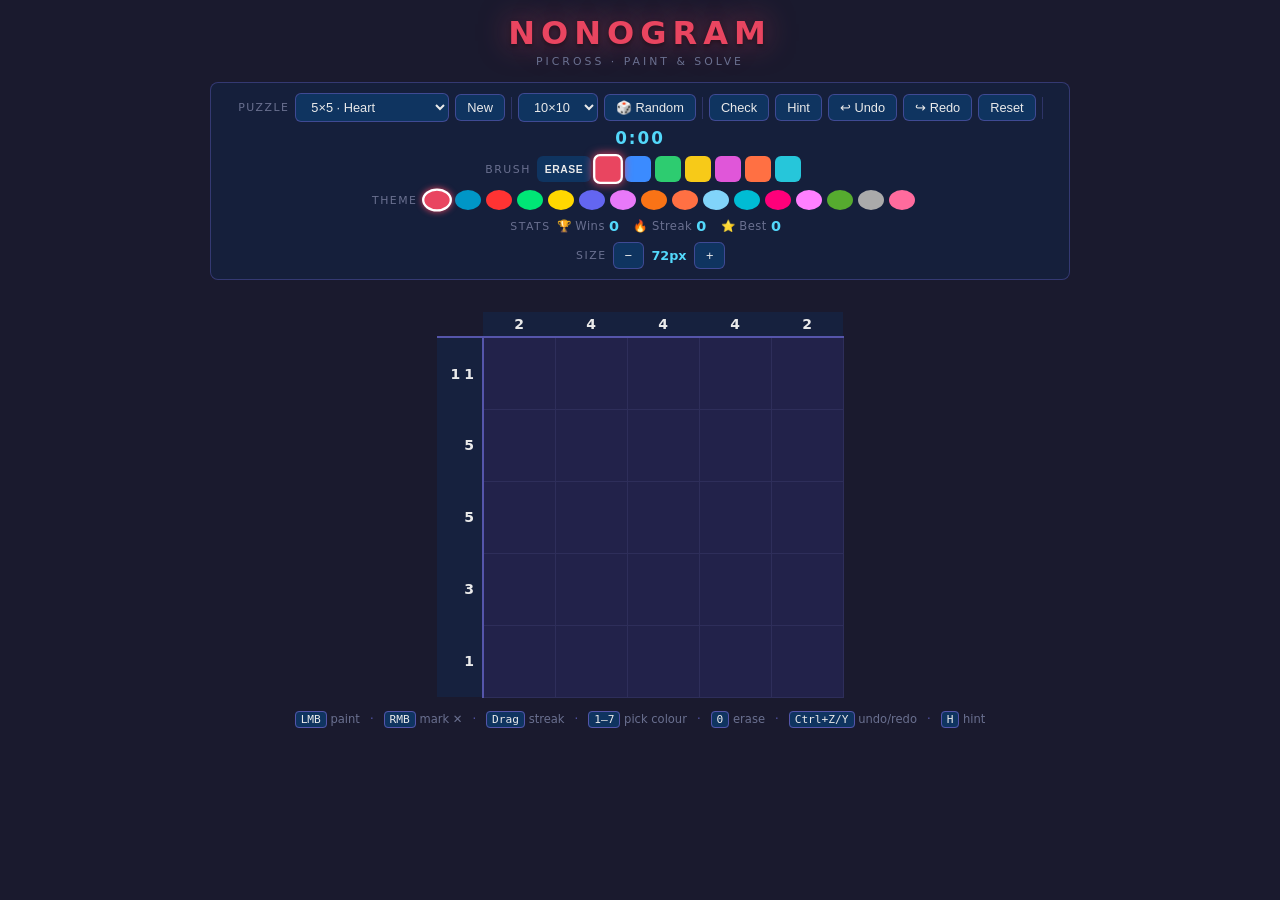
<file: nonogram/index.html>
<!DOCTYPE html>
<html lang="en">
<head>
<meta charset="UTF-8">
<meta name="viewport" content="width=device-width, initial-scale=1.0">
<title>Nonogram</title>
<style>
/* ══════════════════════════════════════
   BASE THEME TOKENS
══════════════════════════════════════ */
:root {
  --bg:#1a1a2e;        --bg2:#13132a;
  --surface:#16213e;   --surface2:#0f3460;
  --accent:#e94560;    --accent2:#53d8fb;
  --text:#eaeaea;      --text-dim:#6a7090;
  --cell:#22224a;      --cell-hover:#2e2e5a;
  --cell-x:#53d8fb;
  --grid:#2e2e5a;      --grid-bold:#5555aa;
  --done-fg:#3ddc84;   --done-bg:#0d2218;
  --clue-hi:#1e2a5a;
  --win-border:#3ddc84;--win-glow:rgba(61,220,132,.3);
  --shadow:rgba(0,0,0,.5);
  --radius:8px;
}
/* ── Dark (default) ── */
[data-theme="dark"] {
  --bg:#1a1a2e; --bg2:#13132a; --surface:#16213e; --surface2:#0f3460;
  --accent:#e94560; --accent2:#53d8fb;
  --text:#eaeaea; --text-dim:#6a7090;
  --cell:#22224a; --cell-hover:#2e2e5a; --cell-x:#53d8fb;
  --grid:#2e2e5a; --grid-bold:#5555aa;
  --done-fg:#3ddc84; --done-bg:#0d2218; --clue-hi:#1e2a5a;
}
/* ── Blue-Black ── */
[data-theme="blueblack"] {
  --bg:#000814; --bg2:#000510; --surface:#001d3d; --surface2:#003566;
  --accent:#0096c7; --accent2:#90e0ef;
  --text:#caf0f8; --text-dim:#3a7a99;
  --cell:#001830; --cell-hover:#002850; --cell-x:#ffd166;
  --grid:#003060; --grid-bold:#0077b6;
  --done-fg:#06d6a0; --done-bg:#001a10; --clue-hi:#002050;
  --win-border:#0096c7; --win-glow:rgba(0,150,199,.35);
}
/* ── Red-Black ── */
[data-theme="redblack"] {
  --bg:#0d0000; --bg2:#080000; --surface:#200000; --surface2:#350000;
  --accent:#ff3333; --accent2:#ff9900;
  --text:#ffe0e0; --text-dim:#884444;
  --cell:#1c0000; --cell-hover:#2e0000; --cell-x:#ff9900;
  --grid:#440000; --grid-bold:#880000;
  --done-fg:#ff9900; --done-bg:#1a0d00; --clue-hi:#2a0000;
  --win-border:#ff3333; --win-glow:rgba(255,51,51,.35);
}
/* ── Green-Black ── */
[data-theme="greenblack"] {
  --bg:#000d00; --bg2:#000800; --surface:#001a00; --surface2:#002a00;
  --accent:#00e676; --accent2:#69ff47;
  --text:#ccffcc; --text-dim:#336633;
  --cell:#001500; --cell-hover:#002200; --cell-x:#ffeb3b;
  --grid:#003300; --grid-bold:#006600;
  --done-fg:#69ff47; --done-bg:#001a00; --clue-hi:#002800;
  --win-border:#00e676; --win-glow:rgba(0,230,118,.35);
}
/* ── Retro ── */
[data-theme="retro"] {
  --bg:#0c0c0c; --bg2:#080808; --surface:#181400; --surface2:#262000;
  --accent:#ffd700; --accent2:#ff8c00;
  --text:#ffe880; --text-dim:#806030;
  --cell:#181400; --cell-hover:#282000; --cell-x:#ff8c00;
  --grid:#383000; --grid-bold:#706000;
  --done-fg:#aaff00; --done-bg:#0a1200; --clue-hi:#242000;
  --win-border:#ffd700; --win-glow:rgba(255,215,0,.35);
}
/* ── Modern ── */
[data-theme="modern"] {
  --bg:#f1f5f9; --bg2:#e8eef5; --surface:#ffffff; --surface2:#e2e8f0;
  --accent:#6366f1; --accent2:#0ea5e9;
  --text:#1e293b; --text-dim:#94a3b8;
  --cell:#dde3ec; --cell-hover:#c8d2e0; --cell-x:#0ea5e9;
  --grid:#b0bec5; --grid-bold:#78909c;
  --done-fg:#059669; --done-bg:#ecfdf5; --clue-hi:#ede9fe;
  --win-border:#6366f1; --win-glow:rgba(99,102,241,.2);
}
/* ── Spring ── */
[data-theme="spring"] {
  --bg:#fdf4ff; --bg2:#f9ebff; --surface:#fce7f3; --surface2:#fbcfe8;
  --accent:#e879f9; --accent2:#a78bfa;
  --text:#4a1d6e; --text-dim:#c084fc;
  --cell:#f3e8ff; --cell-hover:#e9d5ff; --cell-x:#34d399;
  --grid:#d8b4fe; --grid-bold:#a855f7;
  --done-fg:#10b981; --done-bg:#ecfdf5; --clue-hi:#fae8ff;
  --win-border:#e879f9; --win-glow:rgba(232,121,249,.25);
}
/* ── Summer ── */
[data-theme="summer"] {
  --bg:#fffbf0; --bg2:#fff7e6; --surface:#fff3cc; --surface2:#ffe8a0;
  --accent:#f97316; --accent2:#ef4444;
  --text:#7c2d12; --text-dim:#c2700a;
  --cell:#fde68a; --cell-hover:#fcd34d; --cell-x:#0891b2;
  --grid:#fbbf24; --grid-bold:#d97706;
  --done-fg:#16a34a; --done-bg:#f0fdf4; --clue-hi:#fef3c7;
  --win-border:#f97316; --win-glow:rgba(249,115,22,.25);
}
/* ── Autumn ── */
[data-theme="autumn"] {
  --bg:#1c0800; --bg2:#150600; --surface:#2e1000; --surface2:#401800;
  --accent:#ff7043; --accent2:#ffca28;
  --text:#ffe0cc; --text-dim:#994422;
  --cell:#2a1000; --cell-hover:#3d1800; --cell-x:#ffca28;
  --grid:#5a2800; --grid-bold:#8a4000;
  --done-fg:#8bc34a; --done-bg:#0a1500; --clue-hi:#3d1500;
  --win-border:#ffca28; --win-glow:rgba(255,202,40,.3);
}
/* ── Winter ── */
[data-theme="winter"] {
  --bg:#0a1628; --bg2:#060e1c; --surface:#0d2040; --surface2:#10304a;
  --accent:#81d4fa; --accent2:#e1f5fe;
  --text:#e1f5fe; --text-dim:#4a7a99;
  --cell:#0d2040; --cell-hover:#153060; --cell-x:#f48fb1;
  --grid:#1a4070; --grid-bold:#2060b0;
  --done-fg:#4dd0e1; --done-bg:#002233; --clue-hi:#152a55;
  --win-border:#81d4fa; --win-glow:rgba(129,212,250,.3);
}
/* ── Ocean ── */
[data-theme="ocean"] {
  --bg:#001824; --bg2:#000e18; --surface:#002838; --surface2:#003d55;
  --accent:#00bcd4; --accent2:#80deea;
  --text:#b2ebf2; --text-dim:#2a7a8a;
  --cell:#002030; --cell-hover:#003348; --cell-x:#ff8a65;
  --grid:#004060; --grid-bold:#006080;
  --done-fg:#00e676; --done-bg:#001a12; --clue-hi:#003050;
  --win-border:#00bcd4; --win-glow:rgba(0,188,212,.3);
}
/* ── Neon ── */
[data-theme="neon"] {
  --bg:#060608; --bg2:#030305; --surface:#0d0d12; --surface2:#141420;
  --accent:#ff007a; --accent2:#00ffe5;
  --text:#f0f0ff; --text-dim:#444466;
  --cell:#0e0e18; --cell-hover:#181828; --cell-x:#00ffe5;
  --grid:#1a1a2a; --grid-bold:#2a2a44;
  --done-fg:#00ff88; --done-bg:#001a0d; --clue-hi:#14142a;
  --win-border:#ff007a; --win-glow:rgba(255,0,122,.4);
}
/* ── Candy ── */
[data-theme="candy"] {
  --bg:#2d0050; --bg2:#200040; --surface:#400070; --surface2:#550090;
  --accent:#ff80ff; --accent2:#ffee58;
  --text:#ffe6ff; --text-dim:#bb44cc;
  --cell:#380060; --cell-hover:#4a0080; --cell-x:#ffee58;
  --grid:#6600aa; --grid-bold:#aa00ee;
  --done-fg:#69ff47; --done-bg:#001400; --clue-hi:#500090;
  --win-border:#ff80ff; --win-glow:rgba(255,128,255,.3);
}
/* ── Forest ── */
[data-theme="forest"] {
  --bg:#081208; --bg2:#040c04; --surface:#102010; --surface2:#183020;
  --accent:#56ab2f; --accent2:#a8e063;
  --text:#c8f0c8; --text-dim:#406040;
  --cell:#0e1e0e; --cell-hover:#183018; --cell-x:#ffd54f;
  --grid:#204020; --grid-bold:#366030;
  --done-fg:#b0ff60; --done-bg:#091500; --clue-hi:#183018;
  --win-border:#56ab2f; --win-glow:rgba(86,171,47,.3);
}
/* ── Grayscale ── */
[data-theme="gray"] {
  --bg:#111; --bg2:#0a0a0a; --surface:#1c1c1c; --surface2:#282828;
  --accent:#d0d0d0; --accent2:#888;
  --text:#f0f0f0; --text-dim:#555;
  --cell:#1e1e1e; --cell-hover:#2e2e2e; --cell-x:#aaa;
  --grid:#303030; --grid-bold:#555;
  --done-fg:#fff; --done-bg:#1a1a1a; --clue-hi:#252525;
  --win-border:#aaa; --win-glow:rgba(200,200,200,.2);
}
/* ── Sunset ── */
[data-theme="sunset"] {
  --bg:#1a0010; --bg2:#120008; --surface:#2d0020; --surface2:#440033;
  --accent:#ff6b9d; --accent2:#ffa842;
  --text:#ffe0f0; --text-dim:#884466;
  --cell:#260018; --cell-hover:#380028; --cell-x:#ffa842;
  --grid:#550038; --grid-bold:#880055;
  --done-fg:#ffcc00; --done-bg:#1a1000; --clue-hi:#3a0028;
  --win-border:#ff6b9d; --win-glow:rgba(255,107,157,.3);
}

/* ══════════════════════════════════════
   LAYOUT
══════════════════════════════════════ */
*, *::before, *::after { box-sizing: border-box; margin: 0; padding: 0; }

body {
  background: var(--bg);
  color: var(--text);
  font-family: 'Segoe UI', system-ui, sans-serif;
  min-height: 100vh;
  display: flex;
  flex-direction: column;
  align-items: center;
  padding: 14px 10px 24px;
  user-select: none;
  transition: background .3s, color .3s;
}

/* ── Header ── */
.header { text-align: center; margin-bottom: 14px; }
h1 {
  font-size: 2rem; font-weight: 900; letter-spacing: 6px;
  color: var(--accent); text-transform: uppercase;
  text-shadow: 0 0 30px color-mix(in srgb, var(--accent) 55%, transparent),
               0 2px 4px rgba(0,0,0,.5);
  transition: color .3s, text-shadow .3s;
}
.subtitle { font-size: .68rem; letter-spacing: 3px; color: var(--text-dim); margin-top: 3px; }

/* ── Panel card ── */
.panel {
  background: color-mix(in srgb, var(--surface) 90%, transparent);
  border: 1px solid color-mix(in srgb, var(--grid-bold) 50%, transparent);
  border-radius: var(--radius);
  padding: 10px 14px;
  display: flex; flex-direction: column; gap: 8px;
  width: 100%; max-width: 860px;
  margin-bottom: 10px;
  backdrop-filter: blur(4px);
}
.row { display: flex; gap: 6px; align-items: center; flex-wrap: wrap; justify-content: center; }
.sep { width: 1px; height: 22px; background: var(--grid-bold); opacity: .4; flex-shrink: 0; }
.lbl {
  font-size: .68rem; letter-spacing: 1.5px; text-transform: uppercase;
  color: var(--text-dim); min-width: 52px; text-align: right; flex-shrink: 0;
}

/* ── Buttons & select ── */
select, button {
  background: var(--surface2);
  color: var(--text);
  border: 1px solid color-mix(in srgb, var(--grid-bold) 70%, transparent);
  border-radius: 6px;
  padding: 5px 11px;
  font-size: .8rem;
  cursor: pointer;
  transition: background .15s, border-color .15s, box-shadow .15s, color .15s;
  outline: none;
  white-space: nowrap;
}
select:hover, button:hover {
  background: var(--accent);
  border-color: var(--accent);
  color: #fff;
  box-shadow: 0 0 12px color-mix(in srgb, var(--accent) 45%, transparent);
}
select option { background: var(--surface); color: var(--text); }
button.danger:hover { background: #c0392b; border-color: #c0392b; box-shadow: 0 0 10px rgba(192,57,43,.4); }

/* ── Timer ── */
.timer {
  font-size: 1.05rem; font-weight: 700; letter-spacing: 2px;
  color: var(--accent2); min-width: 54px; text-align: center;
  font-variant-numeric: tabular-nums;
  transition: color .3s;
}

/* ── Theme swatches ── */
.swatches { display: flex; gap: 5px; flex-wrap: wrap; }
.swatch {
  width: 20px; height: 20px; border-radius: 50%;
  border: 2px solid transparent;
  cursor: pointer;
  transition: transform .15s, border-color .15s, box-shadow .15s;
  flex-shrink: 0;
}
.swatch:hover { transform: scale(1.25); }
.swatch.active {
  border-color: var(--text);
  box-shadow: 0 0 6px var(--accent);
  transform: scale(1.15);
}

/* ── Brush palette ── */
.brushes { display: flex; gap: 4px; align-items: center; }
.brush-btn {
  width: 26px; height: 26px;
  border-radius: 6px;
  border: 2px solid transparent;
  cursor: pointer;
  transition: transform .15s, border-color .15s, box-shadow .15s;
  flex-shrink: 0;
  padding: 0;
  background: var(--b-color, #888);
}
.brush-btn:hover { transform: scale(1.2); background: var(--b-color, #888) !important; }
.brush-btn.active {
  border-color: #fff !important;
  box-shadow: 0 0 8px var(--b-color, #888);
  transform: scale(1.15);
}
/* erase brush */
.brush-erase {
  font-size: .65rem; font-weight: 700; letter-spacing: .5px;
  padding: 0 6px; height: 26px; width: auto;
}

/* ── Zoom ── */
.zoom-val {
  min-width: 38px; text-align: center; font-size: .8rem;
  color: var(--accent2); font-weight: 600;
}

/* ── Status bar ── */
.statusbar {
  font-size: .78rem; color: var(--text-dim);
  min-height: 18px; text-align: center; letter-spacing: .5px;
}
.ok  { color: var(--done-fg); }
.err { color: var(--accent); }

/* ══════════════════════════════════════
   GRID
══════════════════════════════════════ */
.game-wrapper { overflow: auto; max-width: 100%; padding: 4px; }
.game-outer   { display: inline-flex; flex-direction: column; }

table { border-collapse: collapse; }
td    { padding: 0; }

.corner { background: var(--bg); }

/* Clues */
.col-clue, .row-clue {
  background: var(--surface);
  font-weight: 700; line-height: 1.15;
  transition: background .15s, color .15s;
}
.col-clue {
  text-align: center; vertical-align: bottom; padding: 4px 2px;
}
.col-clue .nums { display: flex; flex-direction: column; align-items: center; gap: 2px; }
.row-clue {
  text-align: right; vertical-align: middle;
  padding: 2px 8px 2px 14px; white-space: nowrap;
  border-right: 2px solid var(--grid-bold);
}
.row-clue .nums { display: flex; flex-direction: row; align-items: center; gap: 4px; justify-content: flex-end; }
.col-clue.done, .row-clue.done { color: var(--done-fg); background: var(--done-bg); }
.col-clue.hi,   .row-clue.hi   { background: var(--clue-hi); }

/* Cells */
.cell {
  background: var(--cell);
  border: 1px solid var(--grid);
  cursor: crosshair;
  position: relative;
  transition: background .04s;
}
.cell:hover { filter: brightness(1.4); }
.cell.hrow, .cell.hcol { background: var(--cell-hover); }

/* filled colours */
.cell.c1  { background: #e94560; }
.cell.c2  { background: #3b8bff; }
.cell.c3  { background: #2dcc70; }
.cell.c4  { background: #f7ca18; }
.cell.c5  { background: #e056d9; }
.cell.c6  { background: #ff7043; }
.cell.c7  { background: #26c6da; }

/* hover on filled */
.cell.c1.hrow,.cell.c1.hcol { background:#ff6b84; }
.cell.c2.hrow,.cell.c2.hcol { background:#5fa8ff; }
.cell.c3.hrow,.cell.c3.hcol { background:#55e090; }
.cell.c4.hrow,.cell.c4.hcol { background:#ffd740; }
.cell.c5.hrow,.cell.c5.hcol { background:#f080ee; }
.cell.c6.hrow,.cell.c6.hcol { background:#ff9270; }
.cell.c7.hrow,.cell.c7.hcol { background:#4dd8e8; }

/* neon glow variant */
[data-theme="neon"] .cell.c1  { box-shadow: 0 0 6px #e94560; }
[data-theme="neon"] .cell.c2  { box-shadow: 0 0 6px #3b8bff; }
[data-theme="neon"] .cell.c3  { box-shadow: 0 0 6px #2dcc70; }
[data-theme="neon"] .cell.c4  { box-shadow: 0 0 6px #f7ca18; }

/* X mark */
.cell.marked::after {
  content: '✕';
  position: absolute; inset: 0;
  display: flex; align-items: center; justify-content: center;
  color: var(--cell-x); font-weight: 900; pointer-events: none;
}

/* bold dividers */
.bold-r { border-right:  2px solid var(--grid-bold) !important; }
.bold-b { border-bottom: 2px solid var(--grid-bold) !important; }

/* ══════════════════════════════════════
   WIN OVERLAY
══════════════════════════════════════ */
.win-overlay {
  display: none; position: fixed; inset: 0;
  background: rgba(0,0,0,.82);
  align-items: center; justify-content: center;
  z-index: 200;
}
.win-overlay.show { display: flex; }
.win-box {
  background: var(--surface);
  border: 2px solid var(--win-border);
  border-radius: 16px;
  padding: 36px 52px;
  text-align: center;
  box-shadow: 0 0 60px var(--win-glow), 0 0 0 8px color-mix(in srgb, var(--win-border) 10%, transparent);
  animation: pop .28s cubic-bezier(.34,1.56,.64,1) both;
}
@keyframes pop { from { transform:scale(.65); opacity:0; } to { transform:scale(1); opacity:1; } }
.win-box h2 { font-size: 2.2rem; color: var(--done-fg); margin-bottom: 8px; }
.win-box p  { color: var(--text-dim); margin-bottom: 12px; }
.win-time   { font-size: 1.5rem; color: var(--accent2); font-weight: 700; }
.win-btns   { display: flex; gap: 10px; justify-content: center; margin-top: 18px; }

.win-stats {
  display: flex; gap: 20px; justify-content: center;
  margin: 14px 0 4px;
}
.win-stat {
  display: flex; flex-direction: column; align-items: center; gap: 2px;
}
.win-stat-val {
  font-size: 1.8rem; font-weight: 900; color: var(--accent);
  line-height: 1;
}
.win-stat-val.streak-fire { color: var(--done-fg); }
.win-stat-lbl {
  font-size: .62rem; letter-spacing: 2px; text-transform: uppercase;
  color: var(--text-dim);
}

/* stats badge in header */
.stats-badge {
  display: flex; gap: 14px; align-items: center; justify-content: center;
  font-size: .72rem; color: var(--text-dim); letter-spacing: .5px;
}
.stats-badge span { display: flex; gap: 4px; align-items: center; }
.stats-badge strong { color: var(--accent2); font-size: .9rem; }

/* ── Info bar ── */
.info-bar {
  display: flex; gap: 10px; flex-wrap: wrap; justify-content: center;
  font-size: .72rem; color: var(--text-dim); margin-top: 10px;
}
.info-bar kbd {
  background: var(--surface2);
  border: 1px solid var(--grid-bold);
  border-radius: 4px; padding: 1px 5px;
  font-size: .7rem; color: var(--text);
}
.dot { color: var(--grid-bold); }

/* ── Retro font ── */
[data-theme="retro"] h1,
[data-theme="retro"] .timer,
[data-theme="retro"] select,
[data-theme="retro"] button { font-family: 'Courier New', monospace; }
/* ── Neon title glow ── */
[data-theme="neon"] h1 {
  text-shadow: 0 0 8px var(--accent), 0 0 30px var(--accent), 0 0 70px var(--accent);
}
</style>
</head>
<body data-theme="dark">

<!-- ── Header ── -->
<div class="header">
  <h1 id="gameTitle">NONOGRAM</h1>
  <div class="subtitle">PICROSS · PAINT &amp; SOLVE</div>
</div>

<!-- ── Controls panel ── -->
<div class="panel">

  <!-- Row 1: puzzle -->
  <div class="row">
    <span class="lbl">Puzzle</span>
    <select id="puzzleSelect"></select>
    <button id="btnNew">New</button>
    <div class="sep"></div>
    <select id="randomSize">
      <option value="5">5×5</option>
      <option value="8">8×8</option>
      <option value="10" selected>10×10</option>
      <option value="15">15×15</option>
      <option value="20">20×20</option>
    </select>
    <button id="btnRandom">🎲 Random</button>
    <div class="sep"></div>
    <button id="btnCheck">Check</button>
    <button id="btnHint">Hint</button>
    <button id="btnUndo">↩ Undo</button>
    <button id="btnRedo">↪ Redo</button>
    <button id="btnReset" class="danger">Reset</button>
    <div class="sep"></div>
    <span class="timer" id="timer">0:00</span>
  </div>

  <!-- Row 2: brush colours -->
  <div class="row">
    <span class="lbl">Brush</span>
    <div class="brushes" id="brushPalette"></div>
  </div>

  <!-- Row 3: themes -->
  <div class="row">
    <span class="lbl">Theme</span>
    <div class="swatches" id="swatches"></div>
  </div>

  <!-- Row 4: stats -->
  <div class="row">
    <span class="lbl">Stats</span>
    <div class="stats-badge" id="statsBadge">
      <span>🏆 Wins <strong id="statWins">0</strong></span>
      <span>🔥 Streak <strong id="statStreak">0</strong></span>
      <span>⭐ Best <strong id="statBest">0</strong></span>
    </div>
  </div>

  <!-- Row 5: zoom -->
  <div class="row">
    <span class="lbl">Size</span>
    <button id="btnZoomOut">−</button>
    <span class="zoom-val" id="zoomVal">32px</span>
    <button id="btnZoomIn">+</button>
  </div>

</div>

<div class="statusbar" id="statusbar"></div>

<div class="game-wrapper">
  <div class="game-outer" id="gameOuter"></div>
</div>

<div class="info-bar">
  <span><kbd>LMB</kbd> paint</span><span class="dot">·</span>
  <span><kbd>RMB</kbd> mark ✕</span><span class="dot">·</span>
  <span><kbd>Drag</kbd> streak</span><span class="dot">·</span>
  <span><kbd>1–7</kbd> pick colour</span><span class="dot">·</span>
  <span><kbd>0</kbd> erase</span><span class="dot">·</span>
  <span><kbd>Ctrl+Z/Y</kbd> undo/redo</span><span class="dot">·</span>
  <span><kbd>H</kbd> hint</span>
</div>

<div class="win-overlay" id="winOverlay">
  <div class="win-box">
    <h2>✓ Solved!</h2>
    <p>Congratulations — puzzle complete!</p>
    <div class="win-time" id="winTime"></div>
    <div class="win-stats">
      <div class="win-stat">
        <div class="win-stat-val" id="wsTotalWins">0</div>
        <div class="win-stat-lbl">Total Wins</div>
      </div>
      <div class="win-stat">
        <div class="win-stat-val streak-fire" id="wsStreak">0</div>
        <div class="win-stat-lbl">🔥 Streak</div>
      </div>
      <div class="win-stat">
        <div class="win-stat-val" id="wsBest">0</div>
        <div class="win-stat-lbl">⭐ Best</div>
      </div>
    </div>
    <div id="wsNewRecord" style="display:none;font-size:.8rem;color:var(--done-fg);letter-spacing:2px;margin-bottom:4px;">NEW RECORD!</div>
    <div class="win-btns">
      <button onclick="document.getElementById('winOverlay').classList.remove('show')">Close</button>
      <button id="btnNextWin">Next Puzzle →</button>
    </div>
  </div>
</div>

<script>
'use strict';
// ═══════════════════════════════════════════
// THEMES
// ═══════════════════════════════════════════
// ═══════════════════════════════════════════
// STATS (wins / streak / best streak)
// ═══════════════════════════════════════════
let totalWins   = +localStorage.getItem('ng_wins')   || 0;
let curStreak   = +localStorage.getItem('ng_streak') || 0;
let bestStreak  = +localStorage.getItem('ng_best')   || 0;

function saveStats() {
  localStorage.setItem('ng_wins',   totalWins);
  localStorage.setItem('ng_streak', curStreak);
  localStorage.setItem('ng_best',   bestStreak);
}

function refreshStatsBadge() {
  document.getElementById('statWins').textContent   = totalWins;
  document.getElementById('statStreak').textContent = curStreak;
  document.getElementById('statBest').textContent   = bestStreak;
}

function recordWin() {
  totalWins++;
  curStreak++;
  const isRecord = curStreak > bestStreak;
  if (isRecord) bestStreak = curStreak;
  saveStats();
  refreshStatsBadge();
  // update win overlay numbers
  document.getElementById('wsTotalWins').textContent = totalWins;
  document.getElementById('wsStreak').textContent    = curStreak;
  document.getElementById('wsBest').textContent      = bestStreak;
  document.getElementById('wsNewRecord').style.display = isRecord && curStreak > 1 ? '' : 'none';
}

function breakStreak() {
  curStreak = 0;
  saveStats();
  refreshStatsBadge();
}

const THEMES = [
  { id:'dark',       label:'Dark',        color:'#e94560' },
  { id:'blueblack',  label:'Blue/Black',  color:'#0096c7' },
  { id:'redblack',   label:'Red/Black',   color:'#ff3333' },
  { id:'greenblack', label:'Green/Black', color:'#00e676' },
  { id:'retro',      label:'Retro',       color:'#ffd700' },
  { id:'modern',     label:'Modern',      color:'#6366f1' },
  { id:'spring',     label:'Spring',      color:'#e879f9' },
  { id:'summer',     label:'Summer',      color:'#f97316' },
  { id:'autumn',     label:'Autumn',      color:'#ff7043' },
  { id:'winter',     label:'Winter',      color:'#81d4fa' },
  { id:'ocean',      label:'Ocean',       color:'#00bcd4' },
  { id:'neon',       label:'Neon',        color:'#ff007a' },
  { id:'candy',      label:'Candy',       color:'#ff80ff' },
  { id:'forest',     label:'Forest',      color:'#56ab2f' },
  { id:'gray',       label:'Grayscale',   color:'#aaaaaa' },
  { id:'sunset',     label:'Sunset',      color:'#ff6b9d' },
];

const TITLE_MAP = {
  dark:'NONOGRAM', blueblack:'NONOGRAM', redblack:'NONOGRAM',
  greenblack:'NONOGRAM', retro:'NONOGRAM', modern:'NONOGRAM',
  spring:'✿ NONOGRAM', summer:'☀ NONOGRAM', autumn:'NONOGRAM',
  winter:'❄ NONOGRAM', ocean:'NONOGRAM', neon:'NONOGRAM',
  candy:'✦ NONOGRAM', forest:'NONOGRAM', gray:'NONOGRAM', sunset:'NONOGRAM',
};

function buildSwatches() {
  const c = document.getElementById('swatches');
  THEMES.forEach(t => {
    const s = document.createElement('button');
    s.className = 'swatch';
    s.title = t.label;
    s.style.background = t.color;
    s.dataset.id = t.id;
    s.onclick = () => applyTheme(t.id);
    c.appendChild(s);
  });
}

function applyTheme(id) {
  document.body.dataset.theme = id;
  document.getElementById('gameTitle').textContent = TITLE_MAP[id] || 'NONOGRAM';
  document.querySelectorAll('.swatch').forEach(s => {
    const on = s.dataset.id === id;
    s.classList.toggle('active', on);
    s.style.borderColor = on ? '#fff' : 'transparent';
  });
  localStorage.setItem('ng_theme', id);
}

// ═══════════════════════════════════════════
// BRUSH PALETTE
// ═══════════════════════════════════════════
const BRUSHES = [
  { id:1, color:'#e94560', label:'Red'    },
  { id:2, color:'#3b8bff', label:'Blue'   },
  { id:3, color:'#2dcc70', label:'Green'  },
  { id:4, color:'#f7ca18', label:'Yellow' },
  { id:5, color:'#e056d9', label:'Purple' },
  { id:6, color:'#ff7043', label:'Orange' },
  { id:7, color:'#26c6da', label:'Cyan'   },
];

let activeBrush = 1; // colour id 1-7, 0 = erase

function buildBrushPalette() {
  const p = document.getElementById('brushPalette');

  // erase
  const eb = document.createElement('button');
  eb.className = 'brush-btn brush-erase';
  eb.title = 'Erase (0)';
  eb.textContent = 'ERASE';
  eb.dataset.bid = 0;
  eb.style.setProperty('--b-color', 'var(--cell)');
  eb.style.background = 'var(--surface2)';
  eb.onclick = () => selectBrush(0);
  p.appendChild(eb);

  BRUSHES.forEach(b => {
    const btn = document.createElement('button');
    btn.className = 'brush-btn';
    btn.title = `${b.label} (${b.id})`;
    btn.dataset.bid = b.id;
    btn.style.setProperty('--b-color', b.color);
    btn.style.background = b.color;
    btn.onclick = () => selectBrush(b.id);
    p.appendChild(btn);
  });

  selectBrush(1);
}

function selectBrush(id) {
  activeBrush = id;
  document.querySelectorAll('.brush-btn').forEach(b => {
    b.classList.toggle('active', +b.dataset.bid === id);
  });
}

// ═══════════════════════════════════════════
// PUZZLE LIBRARY
// ═══════════════════════════════════════════
const PUZZLES = [
  /* ─ 5×5 starters ─ */
  { name:'5×5 · Heart', rows:5, cols:5, solution:[
    [0,1,0,1,0],[1,1,1,1,1],[1,1,1,1,1],[0,1,1,1,0],[0,0,1,0,0]]},
  { name:'5×5 · Star', rows:5, cols:5, solution:[
    [0,0,1,0,0],[1,1,1,1,1],[0,1,1,1,0],[1,0,1,0,1],[1,0,0,0,1]]},
  { name:'5×5 · Diamond', rows:5, cols:5, solution:[
    [0,0,1,0,0],[0,1,1,1,0],[1,1,1,1,1],[0,1,1,1,0],[0,0,1,0,0]]},
  { name:'5×5 · Zigzag', rows:5, cols:5, solution:[
    [1,1,0,0,0],[0,1,1,0,0],[0,0,1,1,0],[0,0,0,1,1],[0,0,0,0,1]]},
  { name:'5×5 · Checkers', rows:5, cols:5, solution:[
    [1,0,1,0,1],[0,1,0,1,0],[1,0,1,0,1],[0,1,0,1,0],[1,0,1,0,1]]},
  { name:'5×5 · Crown', rows:5, cols:5, solution:[
    [1,0,1,0,1],[1,1,1,1,1],[0,1,1,1,0],[0,1,1,1,0],[0,1,1,1,0]]},
  { name:'5×5 · Spiral', rows:5, cols:5, solution:[
    [1,1,1,1,1],[1,0,0,0,0],[1,0,1,1,0],[1,0,0,1,0],[1,1,1,1,0]]},
  { name:'5×5 · Flag', rows:5, cols:5, solution:[
    [1,1,1,0,0],[1,1,0,0,0],[1,0,0,0,0],[1,0,0,0,0],[1,0,0,0,0]]},

  /* ─ 8×8 ─ */
  { name:'8×8 · Smiley', rows:8, cols:8, solution:[
    [0,0,1,1,1,1,0,0],[0,1,1,1,1,1,1,0],[1,1,0,1,1,0,1,1],
    [1,1,1,1,1,1,1,1],[1,1,0,1,1,0,1,1],[1,1,1,0,0,1,1,1],
    [0,1,1,1,1,1,1,0],[0,0,1,1,1,1,0,0]]},
  { name:'8×8 · Arrow', rows:8, cols:8, solution:[
    [0,0,0,1,1,0,0,0],[0,0,1,1,1,1,0,0],[0,1,1,1,1,1,1,0],
    [1,1,1,1,1,1,1,1],[1,1,1,1,1,1,1,1],[0,0,0,1,1,0,0,0],
    [0,0,0,1,1,0,0,0],[0,0,0,1,1,0,0,0]]},
  { name:'8×8 · Hourglass', rows:8, cols:8, solution:[
    [1,1,1,1,1,1,1,1],[0,1,1,1,1,1,1,0],[0,0,1,1,1,1,0,0],
    [0,0,0,1,1,0,0,0],[0,0,0,1,1,0,0,0],[0,0,1,1,1,1,0,0],
    [0,1,1,1,1,1,1,0],[1,1,1,1,1,1,1,1]]},
  { name:'8×8 · Anchor', rows:8, cols:8, solution:[
    [0,0,1,1,1,1,0,0],[0,1,0,1,1,0,1,0],[0,0,1,1,1,1,0,0],
    [0,0,0,1,1,0,0,0],[0,0,0,1,1,0,0,0],[1,0,0,1,1,0,0,1],
    [1,1,0,1,1,0,1,1],[0,1,1,1,1,1,1,0]]},

  /* ─ 10×10 ─ */
  { name:'10×10 · Mushroom', rows:10, cols:10, solution:[
    [0,0,0,1,1,1,1,0,0,0],[0,0,1,1,1,1,1,1,0,0],[0,1,1,0,1,1,0,1,1,0],
    [1,1,1,1,1,1,1,1,1,1],[1,1,1,1,1,1,1,1,1,1],[0,0,1,1,1,1,1,1,0,0],
    [0,0,0,1,1,1,1,0,0,0],[0,0,1,1,0,0,1,1,0,0],[0,1,1,1,0,0,1,1,1,0],
    [0,1,1,1,0,0,1,1,1,0]]},
  { name:'10×10 · Cat', rows:10, cols:10, solution:[
    [1,1,0,0,0,0,0,0,1,1],[1,1,0,0,0,0,0,0,1,1],[0,1,1,1,1,1,1,1,1,0],
    [0,1,0,1,1,1,1,0,1,0],[0,1,1,1,1,1,1,1,1,0],[0,1,1,0,1,1,0,1,1,0],
    [0,0,1,1,1,1,1,1,0,0],[0,0,1,1,0,0,1,1,0,0],[0,1,1,1,0,0,1,1,1,0],
    [0,1,0,0,0,0,0,0,1,0]]},
  { name:'10×10 · Ship', rows:10, cols:10, solution:[
    [0,0,0,0,1,0,0,0,0,0],[0,0,0,1,1,1,0,0,0,0],[0,0,0,1,1,1,0,0,0,0],
    [0,1,1,1,1,1,1,1,0,0],[0,1,0,1,0,1,0,1,0,0],[1,1,1,1,1,1,1,1,1,0],
    [1,0,1,0,1,0,1,0,1,0],[1,1,1,1,1,1,1,1,1,0],[0,1,1,1,1,1,1,1,0,0],
    [0,0,1,1,1,1,1,0,0,0]]},
  { name:'10×10 · Tree', rows:10, cols:10, solution:[
    [0,0,0,0,1,1,0,0,0,0],[0,0,0,1,1,1,1,0,0,0],[0,0,1,1,1,1,1,1,0,0],
    [0,1,1,1,1,1,1,1,1,0],[0,0,0,1,1,1,1,0,0,0],[0,0,1,1,1,1,1,1,0,0],
    [0,1,1,1,1,1,1,1,1,0],[1,1,1,1,1,1,1,1,1,1],[0,0,0,0,1,1,0,0,0,0],
    [0,0,0,0,1,1,0,0,0,0]]},
  { name:'10×10 · Sun', rows:10, cols:10, solution:[
    [0,0,1,0,0,0,0,1,0,0],[1,0,0,1,0,0,1,0,0,1],[0,0,1,1,1,1,1,1,0,0],
    [0,1,1,1,1,1,1,1,1,0],[0,1,1,1,1,1,1,1,1,0],[0,1,1,1,1,1,1,1,1,0],
    [0,1,1,1,1,1,1,1,1,0],[0,0,1,1,1,1,1,1,0,0],[1,0,0,1,0,0,1,0,0,1],
    [0,0,1,0,0,0,0,1,0,0]]},
  { name:'10×10 · Owl', rows:10, cols:10, solution:[
    [0,1,1,0,0,0,0,1,1,0],[1,1,1,1,0,0,1,1,1,1],[1,0,1,1,0,0,1,1,0,1],
    [1,1,1,1,0,0,1,1,1,1],[0,1,1,0,0,0,0,1,1,0],[0,0,1,1,1,1,1,1,0,0],
    [0,0,1,1,1,1,1,1,0,0],[0,1,1,1,1,1,1,1,1,0],[0,0,1,1,0,0,1,1,0,0],
    [0,0,0,1,1,1,1,0,0,0]]},
  { name:'10×10 · Lock', rows:10, cols:10, solution:[
    [0,0,1,1,1,1,1,1,0,0],[0,1,1,0,0,0,0,1,1,0],[0,1,1,0,0,0,0,1,1,0],
    [1,1,1,1,1,1,1,1,1,1],[1,1,1,1,1,1,1,1,1,1],[1,1,0,0,1,1,0,0,1,1],
    [1,1,0,1,1,1,1,0,1,1],[1,1,0,1,1,1,1,0,1,1],[1,1,0,0,1,1,0,0,1,1],
    [1,1,1,1,1,1,1,1,1,1]]},
  { name:'10×10 · Rocket', rows:10, cols:10, solution:[
    [0,0,0,1,1,1,1,0,0,0],[0,0,1,1,1,1,1,1,0,0],[0,1,1,1,1,1,1,1,1,0],
    [0,1,1,1,1,1,1,1,1,0],[0,1,1,1,1,1,1,1,1,0],[1,1,1,0,1,1,0,1,1,1],
    [1,1,1,0,1,1,0,1,1,1],[0,0,0,0,1,1,0,0,0,0],[0,0,1,1,0,0,1,1,0,0],
    [0,1,1,0,0,0,0,1,1,0]]},
  { name:'10×10 · Fish', rows:10, cols:10, solution:[
    [0,0,0,0,0,1,1,0,0,0],[0,0,0,1,1,1,1,1,1,0],[0,1,1,1,1,1,1,1,1,1],
    [1,1,1,1,1,1,0,1,1,1],[1,1,1,1,1,1,1,1,1,1],[1,1,1,1,1,1,0,1,1,1],
    [0,1,1,1,1,1,1,1,1,1],[0,0,0,1,1,1,1,1,1,0],[0,0,0,0,0,1,1,0,0,0],
    [0,0,0,0,0,0,0,0,0,0]]},
  { name:'10×10 · Gem', rows:10, cols:10, solution:[
    [0,0,1,1,1,1,1,1,0,0],[0,1,1,0,0,0,0,1,1,0],[1,1,0,0,0,0,0,0,1,1],
    [1,0,0,0,0,0,0,0,0,1],[1,0,0,0,0,0,0,0,0,1],[0,1,0,0,0,0,0,0,1,0],
    [0,0,1,0,0,0,0,1,0,0],[0,0,0,1,0,0,1,0,0,0],[0,0,0,0,1,1,0,0,0,0],
    [0,0,0,0,0,0,0,0,0,0]]},
  { name:'10×10 · House', rows:10, cols:10, solution:[
    [0,0,0,0,1,1,0,0,0,0],[0,0,0,1,1,1,1,0,0,0],[0,0,1,1,1,1,1,1,0,0],
    [0,1,1,1,1,1,1,1,1,0],[1,1,1,1,1,1,1,1,1,1],[1,1,1,1,1,1,1,1,1,1],
    [1,1,1,0,0,0,0,1,1,1],[1,1,1,0,1,1,0,1,1,1],[1,1,1,0,1,1,0,1,1,1],
    [1,1,1,1,1,1,1,1,1,1]]},

  /* ─ 15×15 ─ */
  { name:'15×15 · Dragon', rows:15, cols:15, solution:[
    [0,0,0,0,0,0,1,1,1,1,0,0,1,1,0],[0,0,0,0,0,1,1,1,1,1,1,0,0,1,1],
    [0,0,0,0,1,1,1,1,1,1,1,1,0,1,1],[0,0,0,1,1,1,0,0,1,1,1,1,1,1,0],
    [0,0,1,1,1,0,0,0,0,1,1,1,1,1,0],[0,1,1,1,0,0,0,0,0,0,1,1,1,0,0],
    [1,1,1,1,1,0,1,0,0,0,1,1,0,0,0],[1,1,1,1,1,1,0,0,0,1,1,0,0,0,0],
    [0,1,1,1,1,1,1,1,1,1,0,0,0,0,0],[0,0,1,1,1,1,1,1,1,0,0,0,0,0,0],
    [0,0,0,1,1,1,1,0,0,0,0,0,0,0,0],[0,0,1,1,1,1,1,1,0,0,0,0,0,0,0],
    [0,1,1,1,0,0,1,1,1,0,0,0,0,0,0],[1,1,1,0,0,0,0,1,1,1,0,0,0,0,0],
    [1,1,0,0,0,0,0,0,1,1,0,0,0,0,0]]},
  { name:'15×15 · Castle', rows:15, cols:15, solution:[
    [1,0,1,0,0,0,1,0,1,0,0,0,1,0,1],[1,1,1,0,0,0,1,1,1,0,0,0,1,1,1],
    [1,1,1,0,0,0,1,1,1,0,0,0,1,1,1],[1,1,1,1,1,1,1,1,1,1,1,1,1,1,1],
    [1,1,1,1,1,1,1,1,1,1,1,1,1,1,1],[1,1,0,1,1,0,1,1,1,0,1,1,0,1,1],
    [1,1,0,1,1,0,1,1,1,0,1,1,0,1,1],[1,1,1,1,1,1,1,1,1,1,1,1,1,1,1],
    [1,1,1,1,1,1,1,1,1,1,1,1,1,1,1],[0,1,1,1,1,1,0,1,0,1,1,1,1,1,0],
    [0,1,1,1,1,1,0,1,0,1,1,1,1,1,0],[0,1,1,0,1,1,0,1,0,1,1,0,1,1,0],
    [0,1,1,0,1,1,0,1,0,1,1,0,1,1,0],[0,1,1,1,1,1,0,1,0,1,1,1,1,1,0],
    [0,1,1,1,1,1,0,1,0,1,1,1,1,1,0]]},
  { name:'15×15 · Robot', rows:15, cols:15, solution:[
    [0,0,0,1,1,1,1,1,1,1,1,1,0,0,0],[0,0,1,1,0,0,0,0,0,0,0,1,1,0,0],
    [0,1,1,0,1,1,0,0,0,1,1,0,1,1,0],[0,1,1,0,1,1,0,0,0,1,1,0,1,1,0],
    [0,0,1,1,0,0,0,0,0,0,0,1,1,0,0],[0,0,0,1,1,1,1,1,1,1,1,1,0,0,0],
    [0,1,1,1,1,1,1,1,1,1,1,1,1,1,0],[1,1,1,0,1,0,1,0,1,0,1,0,1,1,1],
    [1,1,1,1,1,1,1,1,1,1,1,1,1,1,1],[1,1,0,0,1,1,1,1,1,1,1,0,0,1,1],
    [1,1,0,0,1,1,1,1,1,1,1,0,0,1,1],[0,1,1,1,1,0,0,0,0,1,1,1,1,1,0],
    [0,0,1,1,0,0,0,0,0,0,1,1,0,0,0],[0,1,1,1,0,0,0,0,0,0,1,1,1,0,0],
    [1,1,0,1,1,0,0,0,0,0,1,1,0,1,1]]},
  { name:'15×15 · Butterfly', rows:15, cols:15, solution:[
    [1,1,0,0,0,0,0,0,0,0,0,0,0,1,1],[1,1,1,0,0,0,0,0,0,0,0,0,1,1,1],
    [0,1,1,1,1,0,0,0,0,0,1,1,1,1,0],[0,0,1,1,1,1,1,0,1,1,1,1,1,0,0],
    [0,0,0,1,1,1,1,1,1,1,1,1,0,0,0],[0,0,0,0,1,1,1,1,1,1,1,0,0,0,0],
    [0,0,0,0,0,1,1,1,1,1,0,0,0,0,0],[0,0,0,0,0,0,1,1,1,0,0,0,0,0,0],
    [0,0,0,0,0,1,1,1,1,1,0,0,0,0,0],[0,0,0,0,1,1,1,1,1,1,1,0,0,0,0],
    [0,0,0,1,1,1,1,1,1,1,1,1,0,0,0],[0,0,1,1,1,1,1,0,1,1,1,1,1,0,0],
    [0,1,1,1,1,0,0,0,0,0,1,1,1,1,0],[1,1,1,0,0,0,0,0,0,0,0,0,1,1,1],
    [1,1,0,0,0,0,0,0,0,0,0,0,0,1,1]]},
  { name:'15×15 · Compass', rows:15, cols:15, solution:[
    [0,0,0,0,0,0,1,1,1,0,0,0,0,0,0],[0,0,0,0,0,1,1,1,1,1,0,0,0,0,0],
    [0,0,0,0,1,1,0,1,0,1,1,0,0,0,0],[0,0,0,1,1,0,0,1,0,0,1,1,0,0,0],
    [0,0,1,1,0,0,0,1,0,0,0,1,1,0,0],[0,1,1,0,0,0,0,1,0,0,0,0,1,1,0],
    [1,1,0,0,0,0,0,1,0,0,0,0,0,1,1],[1,1,1,1,1,1,1,1,1,1,1,1,1,1,1],
    [1,1,0,0,0,0,0,1,0,0,0,0,0,1,1],[0,1,1,0,0,0,0,1,0,0,0,0,1,1,0],
    [0,0,1,1,0,0,0,1,0,0,0,1,1,0,0],[0,0,0,1,1,0,0,1,0,0,1,1,0,0,0],
    [0,0,0,0,1,1,0,1,0,1,1,0,0,0,0],[0,0,0,0,0,1,1,1,1,1,0,0,0,0,0],
    [0,0,0,0,0,0,1,1,1,0,0,0,0,0,0]]},
  { name:'15×15 · Lighthouse', rows:15, cols:15, solution:[
    [0,0,0,0,0,1,1,1,1,1,0,0,0,0,0],[0,0,0,0,1,0,1,1,1,0,1,0,0,0,0],
    [0,0,0,0,1,1,1,1,1,1,1,0,0,0,0],[0,0,0,1,1,0,1,1,1,0,1,1,0,0,0],
    [0,0,0,1,1,1,1,1,1,1,1,1,0,0,0],[0,0,0,0,0,1,1,1,1,1,0,0,0,0,0],
    [0,0,0,0,0,1,1,1,1,1,0,0,0,0,0],[0,0,0,0,0,1,1,1,1,1,0,0,0,0,0],
    [0,0,0,0,1,1,1,1,1,1,1,0,0,0,0],[0,0,0,0,1,1,1,1,1,1,1,0,0,0,0],
    [0,0,0,1,1,1,1,1,1,1,1,1,0,0,0],[0,0,1,1,1,1,1,1,1,1,1,1,1,0,0],
    [1,1,1,1,1,1,1,1,1,1,1,1,1,1,1],[0,0,0,0,1,1,1,1,1,1,1,0,0,0,0],
    [0,0,0,0,0,1,1,1,1,1,0,0,0,0,0]]},

  /* ─ 20×20 ─ */
  { name:'20×20 · Fox', rows:20, cols:20, solution:[
    [1,1,0,0,0,0,0,0,0,0,0,0,0,0,0,0,0,0,1,1],
    [1,1,1,0,0,0,0,0,0,0,0,0,0,0,0,0,0,1,1,1],
    [0,1,1,1,0,0,0,0,0,0,0,0,0,0,0,0,1,1,1,0],
    [0,0,1,1,1,0,0,0,0,0,0,0,0,0,0,1,1,1,0,0],
    [0,0,0,1,1,1,1,1,1,1,1,1,1,1,1,1,1,0,0,0],
    [0,0,0,1,1,1,1,1,1,1,1,1,1,1,1,1,1,0,0,0],
    [0,0,1,1,1,0,0,1,1,1,1,1,1,0,0,1,1,1,0,0],
    [0,0,1,1,0,0,0,1,1,1,1,1,1,0,0,0,1,1,0,0],
    [0,1,1,1,0,0,0,1,1,1,1,1,1,0,0,0,1,1,1,0],
    [0,1,1,1,1,1,1,1,1,1,1,1,1,1,1,1,1,1,1,0],
    [0,1,1,1,1,1,1,1,1,1,1,1,1,1,1,1,1,1,1,0],
    [0,1,1,0,1,1,1,0,1,1,1,1,0,1,1,1,0,1,1,0],
    [1,1,1,0,0,1,1,0,1,1,1,1,0,1,1,0,0,1,1,1],
    [1,1,0,0,0,0,1,1,1,1,1,1,1,1,0,0,0,0,1,1],
    [1,1,0,0,0,0,0,1,1,1,1,1,1,0,0,0,0,0,1,1],
    [0,1,1,0,0,0,0,0,1,1,1,1,0,0,0,0,0,1,1,0],
    [0,0,1,1,0,0,0,0,1,1,1,1,0,0,0,0,1,1,0,0],
    [0,0,0,1,1,1,0,1,1,0,0,1,1,0,1,1,1,0,0,0],
    [0,0,0,0,1,1,1,1,0,0,0,0,1,1,1,1,0,0,0,0],
    [0,0,0,0,0,1,1,0,0,0,0,0,0,1,1,0,0,0,0,0]]},
  { name:'20×20 · Eagle', rows:20, cols:20, solution:[
    [0,0,0,0,0,0,0,0,0,1,1,0,0,0,0,0,0,0,0,0],
    [0,0,0,0,0,0,0,0,1,1,1,1,0,0,0,0,0,0,0,0],
    [0,0,0,0,0,0,0,1,1,1,1,1,1,0,0,0,0,0,0,0],
    [0,0,1,0,0,0,1,1,1,1,1,1,1,1,0,0,0,1,0,0],
    [1,1,1,1,0,1,1,1,1,1,1,1,1,1,1,0,1,1,1,1],
    [1,1,1,1,1,1,1,1,1,1,1,1,1,1,1,1,1,1,1,1],
    [0,1,1,1,1,1,1,1,1,1,1,1,1,1,1,1,1,1,1,0],
    [0,0,1,1,1,1,1,1,1,1,1,1,1,1,1,1,1,1,0,0],
    [0,0,0,1,1,1,1,1,1,1,1,1,1,1,1,1,1,0,0,0],
    [0,0,0,0,1,1,1,1,1,1,1,1,1,1,1,1,0,0,0,0],
    [0,0,0,0,0,1,1,0,1,1,1,1,0,1,1,0,0,0,0,0],
    [0,0,0,0,0,1,0,0,1,1,1,1,0,0,1,0,0,0,0,0],
    [0,0,0,0,0,1,0,0,1,1,1,1,0,0,1,0,0,0,0,0],
    [0,0,0,0,0,1,1,1,1,1,1,1,1,1,1,0,0,0,0,0],
    [0,0,0,0,1,1,1,0,0,1,1,0,0,1,1,1,0,0,0,0],
    [0,0,0,1,1,1,0,0,0,1,1,0,0,0,1,1,1,0,0,0],
    [0,0,1,1,1,0,0,0,0,1,1,0,0,0,0,1,1,1,0,0],
    [0,1,1,1,0,0,0,0,0,0,0,0,0,0,0,0,1,1,1,0],
    [1,1,1,0,0,0,0,0,0,0,0,0,0,0,0,0,0,1,1,1],
    [1,1,0,0,0,0,0,0,0,0,0,0,0,0,0,0,0,0,1,1]]},
  { name:'20×20 · Skull', rows:20, cols:20, solution:[
    [0,0,0,0,1,1,1,1,1,1,1,1,1,1,1,1,0,0,0,0],
    [0,0,0,1,1,1,1,1,1,1,1,1,1,1,1,1,1,0,0,0],
    [0,0,1,1,1,1,1,1,1,1,1,1,1,1,1,1,1,1,0,0],
    [0,1,1,1,1,1,1,1,1,1,1,1,1,1,1,1,1,1,1,0],
    [1,1,1,1,1,1,1,1,1,1,1,1,1,1,1,1,1,1,1,1],
    [1,1,1,0,0,1,1,1,0,0,0,0,1,1,1,0,0,1,1,1],
    [1,1,0,0,0,0,1,1,0,0,0,0,1,1,0,0,0,0,1,1],
    [1,1,0,0,0,0,1,1,0,0,0,0,1,1,0,0,0,0,1,1],
    [1,1,1,0,0,1,1,1,0,0,0,0,1,1,1,0,0,1,1,1],
    [1,1,1,1,1,1,1,1,0,0,0,0,1,1,1,1,1,1,1,1],
    [1,1,1,1,1,1,1,1,1,1,1,1,1,1,1,1,1,1,1,1],
    [1,1,1,1,1,1,1,1,1,1,1,1,1,1,1,1,1,1,1,1],
    [0,1,1,0,1,1,1,1,1,1,1,1,1,1,1,1,0,1,1,0],
    [0,0,1,1,1,0,1,1,1,1,1,1,1,1,0,1,1,1,0,0],
    [0,0,1,1,0,1,1,0,1,1,1,1,0,1,1,0,1,1,0,0],
    [0,0,1,1,0,1,1,0,1,1,1,1,0,1,1,0,1,1,0,0],
    [0,0,1,1,1,1,1,0,0,1,1,0,0,1,1,1,1,1,0,0],
    [0,0,0,1,1,1,0,0,0,1,1,0,0,0,1,1,1,0,0,0],
    [0,0,0,1,1,0,0,0,0,1,1,0,0,0,0,1,1,0,0,0],
    [0,0,0,1,1,0,0,0,0,1,1,0,0,0,0,1,1,0,0,0]]},
  { name:'20×20 · Whale', rows:20, cols:20, solution:[
    [0,0,0,0,0,0,0,0,0,0,0,0,1,0,0,0,0,0,0,0],
    [0,0,0,0,0,0,0,0,0,0,0,1,1,1,0,0,0,0,0,0],
    [0,0,0,0,0,0,0,0,0,0,1,1,1,1,1,0,0,0,0,0],
    [0,0,0,0,0,1,1,1,1,1,1,1,1,1,1,1,0,0,0,0],
    [0,0,0,1,1,1,1,1,1,1,1,1,1,1,1,1,1,0,0,0],
    [0,0,1,1,1,1,1,1,1,1,1,1,1,1,1,1,1,1,0,0],
    [0,1,1,1,1,1,1,1,1,1,1,1,1,1,1,1,1,1,1,0],
    [1,1,1,1,1,0,1,1,1,1,1,1,1,1,1,1,1,1,1,0],
    [1,1,1,1,0,0,1,1,1,1,1,1,1,1,1,1,1,1,1,1],
    [1,1,1,1,1,1,1,1,1,1,1,1,1,1,1,1,1,1,1,1],
    [1,1,1,1,1,1,1,1,1,1,1,1,1,1,1,1,1,1,1,1],
    [0,1,1,1,1,1,1,1,1,1,1,1,1,1,1,1,1,1,1,0],
    [0,0,1,1,1,1,1,1,1,1,1,1,1,1,1,1,1,1,0,0],
    [0,0,0,1,1,1,1,1,1,1,1,1,1,1,1,1,1,0,0,0],
    [0,0,0,0,1,1,1,1,1,1,1,1,1,1,1,1,0,0,0,0],
    [0,0,0,0,0,1,1,1,1,1,1,1,1,1,1,0,0,0,0,0],
    [0,0,0,0,0,0,1,1,1,1,1,1,1,1,0,0,0,0,0,0],
    [0,0,1,1,0,0,0,1,1,1,1,1,1,0,0,0,1,1,0,0],
    [0,1,1,1,1,0,0,0,0,0,0,0,0,0,0,1,1,1,1,0],
    [1,1,0,0,1,1,0,0,0,0,0,0,0,0,1,1,0,0,1,1]]},
];

// ═══════════════════════════════════════════
// CLUES
// ═══════════════════════════════════════════
function computeClues(sol, rows, cols) {
  const rc=[], cc=[];
  for (let r=0;r<rows;r++) {
    const cl=[], row=sol[r]; let run=0;
    for (let i=0;i<=cols;i++) { if(i<cols&&row[i])run++; else{if(run)cl.push(run);run=0;} }
    rc.push(cl.length?cl:[0]);
  }
  for (let c=0;c<cols;c++) {
    const cl=[]; let run=0;
    for (let r=0;r<=rows;r++) { if(r<rows&&sol[r][c])run++; else{if(run)cl.push(run);run=0;} }
    cc.push(cl.length?cl:[0]);
  }
  return { rowClues:rc, colClues:cc };
}
function getRuns(arr) {
  const r=[]; let n=0;
  for(let i=0;i<=arr.length;i++){if(i<arr.length&&arr[i])n++;else{if(n){r.push(n);n=0;}}}
  return r;
}

// ═══════════════════════════════════════════
// STATE
// ═══════════════════════════════════════════
// board[r][c] = 0 (empty) | 1-7 (coloured fill) | 8 (X mark)
let puzzle=null, board=[], history=[], future=[];
let dragState=null, timerInterval=null;
let elapsed=0, won=false, hintsUsed=0;
let cellSize=32, hoverRow=-1, hoverCol=-1;

const isFilled = v => v>=1 && v<=7;
const makeBoard = (r,c) => Array.from({length:r},()=>new Array(c).fill(0));
const cloneBoard = b => b.map(r=>[...r]);

function pushHistory() {
  history.push(cloneBoard(board)); future=[];
  if(history.length>200)history.shift();
}

// ═══════════════════════════════════════════
// TIMER
// ═══════════════════════════════════════════
function startTimer() {
  clearInterval(timerInterval);
  timerInterval = setInterval(()=>{ if(!won){elapsed++;updateTimer();} },1000);
}
function stopTimer() { clearInterval(timerInterval); }
function updateTimer() {
  const m=Math.floor(elapsed/60), s=elapsed%60;
  document.getElementById('timer').textContent=`${m}:${s.toString().padStart(2,'0')}`;
}

// ═══════════════════════════════════════════
// SELECT
// ═══════════════════════════════════════════
function initSelect() {
  const sel=document.getElementById('puzzleSelect');
  sel.innerHTML='';
  PUZZLES.forEach((p,i)=>{
    const o=document.createElement('option');
    o.value=i; o.textContent=p.name; sel.appendChild(o);
  });
}

// ═══════════════════════════════════════════
// LOAD
// ═══════════════════════════════════════════
function loadPuzzle(idx) {
  puzzle=PUZZLES[idx];
  board=makeBoard(puzzle.rows,puzzle.cols);
  history=[]; future=[];
  won=false; hintsUsed=0; elapsed=0;
  updateTimer(); stopTimer(); startTimer();
  document.getElementById('winOverlay').classList.remove('show');
  setStatus('');
  buildGrid();
}

// ═══════════════════════════════════════════
// BUILD GRID
// ═══════════════════════════════════════════
function buildGrid() {
  const {rows,cols}=puzzle;
  const {rowClues,colClues}=computeClues(puzzle.solution,rows,cols);
  // Keep the cell grid roughly 560 px wide regardless of puzzle size
  const TARGET_PX=560;
  cellSize=Math.max(14,Math.min(72,Math.floor(TARGET_PX/Math.max(rows,cols))));
  document.getElementById('zoomVal').textContent=cellSize+'px';
  document.documentElement.style.setProperty('--cell-size',cellSize+'px');
  const outer=document.getElementById('gameOuter');
  outer.innerHTML='';
  const table=document.createElement('table');
  table.id='ngTable';
  const fs=Math.max(9,Math.min(14,cellSize*.38))+'px';
  const maxCC=Math.max(...colClues.map(c=>c.length));

  // col clue rows
  for(let ci=0;ci<maxCC;ci++) {
    const tr=document.createElement('tr');
    const corner=document.createElement('td');
    corner.className='corner';
    if(ci===maxCC-1)corner.style.borderBottom='2px solid var(--grid-bold)';
    tr.appendChild(corner);
    for(let c=0;c<cols;c++) {
      const td=document.createElement('td');
      td.className='col-clue'; td.dataset.col=c;
      td.style.cssText=`min-width:${cellSize}px;font-size:${fs};`;
      const cl=colClues[c], off=maxCC-cl.length;
      if(ci>=off) td.textContent=cl[ci-off];
      if(c%5===4&&c<cols-1)td.classList.add('bold-r');
      if(ci===maxCC-1)td.style.borderBottom='2px solid var(--grid-bold)';
      tr.appendChild(td);
    }
    table.appendChild(tr);
  }

  // play rows
  for(let r=0;r<rows;r++) {
    const tr=document.createElement('tr');
    const rc=document.createElement('td');
    rc.className='row-clue'; rc.id=`rc-${r}`;
    rc.style.cssText=`height:${cellSize}px;min-height:${cellSize}px;font-size:${fs};`;
    const div=document.createElement('div');
    div.className='nums';
    div.innerHTML=rowClues[r].map(n=>`<span>${n}</span>`).join('');
    rc.appendChild(div);
    if(r%5===4&&r<rows-1)rc.classList.add('bold-b');
    tr.appendChild(rc);
    for(let c=0;c<cols;c++) {
      const td=document.createElement('td');
      td.className='cell'; td.id=`cell-${r}-${c}`;
      td.dataset.r=r; td.dataset.c=c;
      td.style.cssText=`width:${cellSize}px;height:${cellSize}px;`;
      if(c%5===4&&c<cols-1)td.classList.add('bold-r');
      if(r%5===4&&r<rows-1)td.classList.add('bold-b');
      td.addEventListener('mousedown',onMouseDown);
      td.addEventListener('mouseenter',onMouseEnter);
      td.addEventListener('contextmenu',e=>e.preventDefault());
      tr.appendChild(td);
    }
    table.appendChild(tr);
  }
  outer.appendChild(table);

  // mark X font size
  const style=document.getElementById('xStyle')||document.createElement('style');
  style.id='xStyle';
  style.textContent=`.cell.marked::after{font-size:${Math.max(9,cellSize*.55)}px;}`;
  document.head.appendChild(style);

  refreshBoard();
}

// ═══════════════════════════════════════════
// REFRESH
// ═══════════════════════════════════════════
function cellClass(r,c,v) {
  const {rows,cols}=puzzle;
  let cls='cell';
  if(c%5===4&&c<cols-1)cls+=' bold-r';
  if(r%5===4&&r<rows-1)cls+=' bold-b';
  if(v>=1&&v<=7) cls+=` c${v}`;
  else if(v===8)  cls+=' marked';
  if(r===hoverRow)cls+=' hrow';
  if(c===hoverCol)cls+=' hcol';
  return cls;
}

function refreshBoard() {
  if(!puzzle)return;
  const {rows,cols}=puzzle;
  const {rowClues,colClues}=computeClues(puzzle.solution,rows,cols);
  for(let r=0;r<rows;r++) {
    for(let c=0;c<cols;c++) {
      const td=document.getElementById(`cell-${r}-${c}`);
      if(td)td.className=cellClass(r,c,board[r][c]);
    }
    const rc=document.getElementById(`rc-${r}`);
    if(rc){rc.classList.toggle('done',isRowSolved(r,rowClues[r]));rc.classList.toggle('hi',r===hoverRow);}
  }
  for(let c=0;c<cols;c++) {
    const solved=isColSolved(c,colClues[c]), hi=c===hoverCol;
    document.querySelectorAll(`.col-clue[data-col="${c}"]`).forEach(cc=>{
      cc.classList.toggle('done',solved); cc.classList.toggle('hi',hi);
    });
  }
}

function isRowSolved(r,clue) {
  const runs=getRuns(board[r].map(v=>isFilled(v)?1:0));
  return clue.length===1&&clue[0]===0?runs.length===0:JSON.stringify(runs)===JSON.stringify(clue);
}
function isColSolved(c,clue) {
  const col=board.map(row=>isFilled(row[c])?1:0);
  const runs=getRuns(col);
  return clue.length===1&&clue[0]===0?runs.length===0:JSON.stringify(runs)===JSON.stringify(clue);
}

// ═══════════════════════════════════════════
// WIN
// ═══════════════════════════════════════════
function checkDone(announce) {
  if(!puzzle||won)return false;
  const {rows,cols,solution}=puzzle;
  for(let r=0;r<rows;r++) for(let c=0;c<cols;c++)
    if((isFilled(board[r][c])?1:0)!==solution[r][c])return false;
  won=true; stopTimer(); recordWin();
  if(announce){
    const m=Math.floor(elapsed/60),s=elapsed%60;
    document.getElementById('winTime').textContent=
      `${m}:${s.toString().padStart(2,'0')}${hintsUsed?` · ${hintsUsed} hint${hintsUsed>1?'s':''}`:''}`;
    setTimeout(()=>document.getElementById('winOverlay').classList.add('show'),350);
  }
  setStatus('<span class="ok">✓ Puzzle solved!</span>');
  return true;
}

// ═══════════════════════════════════════════
// CHECK
// ═══════════════════════════════════════════
function checkPuzzle() {
  if(!puzzle)return;
  let errs=0;
  const {rows,cols,solution}=puzzle;
  for(let r=0;r<rows;r++) for(let c=0;c<cols;c++)
    if(isFilled(board[r][c])&&!solution[r][c])errs++;
  if(!errs){ if(!checkDone(true))setStatus('<span class="ok">✓ No mistakes so far!</span>'); }
  else { setStatus(`<span class="err">✗ ${errs} wrong cell${errs>1?'s':''}</span>`); setTimeout(()=>setStatus(''),2200); }
}

// ═══════════════════════════════════════════
// HINT
// ═══════════════════════════════════════════
function giveHint() {
  if(!puzzle||won)return;
  const {rows,cols,solution}=puzzle;
  const empty=[];
  for(let r=0;r<rows;r++) for(let c=0;c<cols;c++)
    if(!isFilled(board[r][c])&&solution[r][c]===1)empty.push([r,c]);
  if(!empty.length){setStatus('<span class="ok">All cells revealed!</span>');return;}
  const [r,c]=empty[Math.floor(Math.random()*empty.length)];
  pushHistory();
  board[r][c]=activeBrush||1;
  hintsUsed++;
  refreshBoard();
  const td=document.getElementById(`cell-${r}-${c}`);
  if(td){td.style.outline='3px solid var(--accent2)';setTimeout(()=>{td.style.outline='';},900);}
  setStatus(`<span>Hint at (${r+1},${c+1}) · ${hintsUsed} hint${hintsUsed>1?'s':''} used</span>`);
  checkDone(true);
}

// ═══════════════════════════════════════════
// MOUSE
// ═══════════════════════════════════════════
document.addEventListener('mouseup',()=>dragState=null);
document.addEventListener('mouseleave',()=>dragState=null);

function onMouseDown(e) {
  e.preventDefault();
  if(won)return;
  const r=+this.dataset.r, c=+this.dataset.c;
  const cur=board[r][c];
  let mode;
  if(e.button===2) {
    mode = cur===8?'clear':'mark';
  } else {
    if(activeBrush===0) mode='clear';
    else if(isFilled(cur)&&cur===activeBrush) mode='clear';
    else mode='fill';
  }
  dragState={mode};
  pushHistory();
  applyCell(r,c,mode);
  refreshBoard();
  checkDone(true);
}

function onMouseEnter(e) {
  const r=+this.dataset.r, c=+this.dataset.c;
  hoverRow=r; hoverCol=c;
  if(dragState&&!won)applyCell(r,c,dragState.mode);
  refreshBoard();
}

document.getElementById('gameOuter').addEventListener('mouseleave',()=>{
  hoverRow=-1; hoverCol=-1; refreshBoard();
});

function applyCell(r,c,mode) {
  if(mode==='fill')       board[r][c]=activeBrush||1;
  else if(mode==='mark')  board[r][c]=8;
  else                    board[r][c]=0;
}

// ═══════════════════════════════════════════
// UNDO / REDO
// ═══════════════════════════════════════════
function undo() {
  if(!history.length)return;
  future.push(cloneBoard(board));
  board=history.pop();
  refreshBoard(); checkDone();
}
function redo() {
  if(!future.length)return;
  history.push(cloneBoard(board));
  board=future.pop();
  refreshBoard(); checkDone();
}

// ═══════════════════════════════════════════
// KEYBOARD
// ═══════════════════════════════════════════
document.addEventListener('keydown',e=>{
  if(e.ctrlKey&&e.key==='z'){e.preventDefault();undo();}
  if(e.ctrlKey&&(e.key==='y'||e.key==='Y')){e.preventDefault();redo();}
  if(!e.ctrlKey&&(e.key==='h'||e.key==='H'))giveHint();
  if(!e.ctrlKey&&e.key==='0')selectBrush(0);
  if(!e.ctrlKey&&e.key>='1'&&e.key<='7')selectBrush(+e.key);
  if(!e.ctrlKey&&(e.key==='r'||e.key==='R'))resetBoard();
});

// ═══════════════════════════════════════════
// ZOOM
// ═══════════════════════════════════════════
function setZoom(sz) {
  cellSize=Math.max(14,Math.min(72,sz));
  document.getElementById('zoomVal').textContent=cellSize+'px';
  if(puzzle)buildGrid();
}
document.getElementById('btnZoomIn').onclick =()=>setZoom(cellSize+4);
document.getElementById('btnZoomOut').onclick=()=>setZoom(cellSize-4);

// ═══════════════════════════════════════════
// STATUS
// ═══════════════════════════════════════════
function setStatus(html){document.getElementById('statusbar').innerHTML=html;}

// ═══════════════════════════════════════════
// BUTTON WIRING
// ═══════════════════════════════════════════
document.getElementById('btnNew').onclick=()=>loadPuzzle(+document.getElementById('puzzleSelect').value);
document.getElementById('puzzleSelect').onchange=function(){loadPuzzle(+this.value);};
document.getElementById('btnCheck').onclick=checkPuzzle;
document.getElementById('btnHint').onclick=giveHint;
document.getElementById('btnUndo').onclick=undo;
document.getElementById('btnRedo').onclick=redo;
function resetBoard(){
  if(!puzzle||!confirm('Reset the board?'))return;
  if(!won) breakStreak();
  pushHistory();
  board=makeBoard(puzzle.rows,puzzle.cols);
  won=false;elapsed=0;hintsUsed=0;
  updateTimer();stopTimer();startTimer();
  setStatus('');refreshBoard();
}
document.getElementById('btnReset').onclick=resetBoard;
document.getElementById('btnNextWin').onclick=()=>{
  const sel=document.getElementById('puzzleSelect');
  const next=(+sel.value+1)%PUZZLES.length;
  sel.value=next; loadPuzzle(next);
};

// ═══════════════════════════════════════════
// RANDOM PUZZLE GENERATOR
// ═══════════════════════════════════════════
function generateRandomPuzzle(rows, cols) {
  // Build a random binary grid, then ensure every row/col has at least one filled cell
  const sol = Array.from({length:rows}, ()=>new Array(cols).fill(0));
  for(let r=0;r<rows;r++) for(let c=0;c<cols;c++) sol[r][c]=Math.random()<0.5?1:0;
  // Guarantee no fully-empty rows or cols
  for(let r=0;r<rows;r++) if(!sol[r].some(v=>v)) sol[r][Math.floor(Math.random()*cols)]=1;
  for(let c=0;c<cols;c++) if(!sol.some(row=>row[c])) sol[Math.floor(Math.random()*rows)][c]=1;
  return {name:`Random ${rows}×${cols}`, rows, cols, solution:sol};
}

function loadRandomPuzzle() {
  const n=+document.getElementById('randomSize').value;
  const p=generateRandomPuzzle(n,n);
  puzzle=p;
  board=makeBoard(p.rows,p.cols);
  history=[]; future=[];
  won=false; hintsUsed=0; elapsed=0;
  updateTimer(); stopTimer(); startTimer();
  document.getElementById('winOverlay').classList.remove('show');
  // deselect the dropdown so it's clear a custom puzzle is loaded
  document.getElementById('puzzleSelect').value='';
  setStatus(`<span class="ok">Random ${n}×${n} puzzle generated!</span>`);
  setTimeout(()=>setStatus(''),2000);
  buildGrid();
}

document.getElementById('btnRandom').onclick=loadRandomPuzzle;

// ═══════════════════════════════════════════
// INIT
// ═══════════════════════════════════════════
buildSwatches();
buildBrushPalette();
initSelect();
applyTheme(localStorage.getItem('ng_theme')||'dark');
refreshStatsBadge();
loadPuzzle(0);
</script>
</body>
</html>
</file>
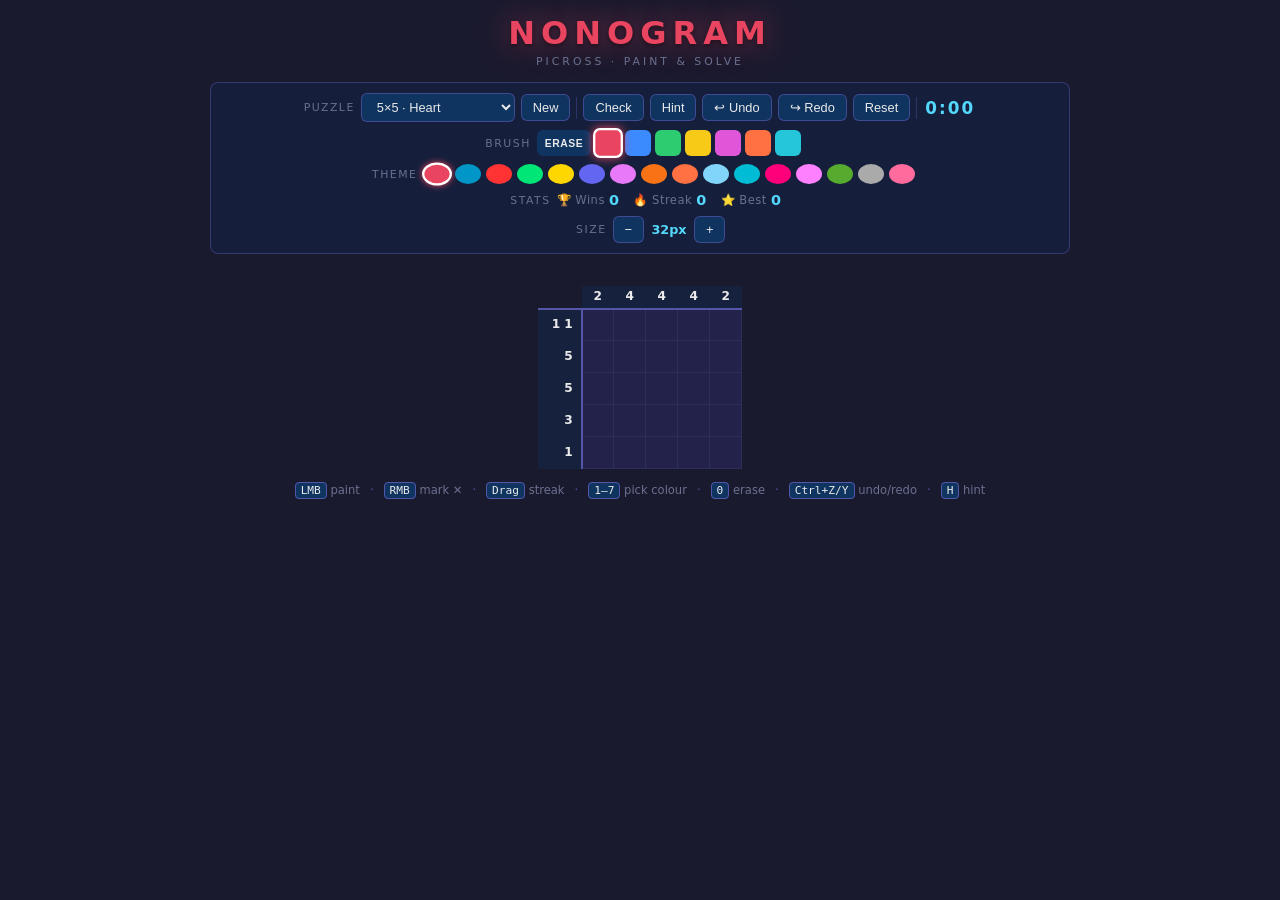
<file: nonogram.html>
<!DOCTYPE html>
<html lang="en">
<head>
<meta charset="UTF-8">
<meta name="viewport" content="width=device-width, initial-scale=1.0">
<title>Nonogram</title>
<style>
/* ══════════════════════════════════════
   BASE THEME TOKENS
══════════════════════════════════════ */
:root {
  --bg:#1a1a2e;        --bg2:#13132a;
  --surface:#16213e;   --surface2:#0f3460;
  --accent:#e94560;    --accent2:#53d8fb;
  --text:#eaeaea;      --text-dim:#6a7090;
  --cell:#22224a;      --cell-hover:#2e2e5a;
  --cell-x:#53d8fb;
  --grid:#2e2e5a;      --grid-bold:#5555aa;
  --done-fg:#3ddc84;   --done-bg:#0d2218;
  --clue-hi:#1e2a5a;
  --win-border:#3ddc84;--win-glow:rgba(61,220,132,.3);
  --shadow:rgba(0,0,0,.5);
  --radius:8px;
}
/* ── Dark (default) ── */
[data-theme="dark"] {
  --bg:#1a1a2e; --bg2:#13132a; --surface:#16213e; --surface2:#0f3460;
  --accent:#e94560; --accent2:#53d8fb;
  --text:#eaeaea; --text-dim:#6a7090;
  --cell:#22224a; --cell-hover:#2e2e5a; --cell-x:#53d8fb;
  --grid:#2e2e5a; --grid-bold:#5555aa;
  --done-fg:#3ddc84; --done-bg:#0d2218; --clue-hi:#1e2a5a;
}
/* ── Blue-Black ── */
[data-theme="blueblack"] {
  --bg:#000814; --bg2:#000510; --surface:#001d3d; --surface2:#003566;
  --accent:#0096c7; --accent2:#90e0ef;
  --text:#caf0f8; --text-dim:#3a7a99;
  --cell:#001830; --cell-hover:#002850; --cell-x:#ffd166;
  --grid:#003060; --grid-bold:#0077b6;
  --done-fg:#06d6a0; --done-bg:#001a10; --clue-hi:#002050;
  --win-border:#0096c7; --win-glow:rgba(0,150,199,.35);
}
/* ── Red-Black ── */
[data-theme="redblack"] {
  --bg:#0d0000; --bg2:#080000; --surface:#200000; --surface2:#350000;
  --accent:#ff3333; --accent2:#ff9900;
  --text:#ffe0e0; --text-dim:#884444;
  --cell:#1c0000; --cell-hover:#2e0000; --cell-x:#ff9900;
  --grid:#440000; --grid-bold:#880000;
  --done-fg:#ff9900; --done-bg:#1a0d00; --clue-hi:#2a0000;
  --win-border:#ff3333; --win-glow:rgba(255,51,51,.35);
}
/* ── Green-Black ── */
[data-theme="greenblack"] {
  --bg:#000d00; --bg2:#000800; --surface:#001a00; --surface2:#002a00;
  --accent:#00e676; --accent2:#69ff47;
  --text:#ccffcc; --text-dim:#336633;
  --cell:#001500; --cell-hover:#002200; --cell-x:#ffeb3b;
  --grid:#003300; --grid-bold:#006600;
  --done-fg:#69ff47; --done-bg:#001a00; --clue-hi:#002800;
  --win-border:#00e676; --win-glow:rgba(0,230,118,.35);
}
/* ── Retro ── */
[data-theme="retro"] {
  --bg:#0c0c0c; --bg2:#080808; --surface:#181400; --surface2:#262000;
  --accent:#ffd700; --accent2:#ff8c00;
  --text:#ffe880; --text-dim:#806030;
  --cell:#181400; --cell-hover:#282000; --cell-x:#ff8c00;
  --grid:#383000; --grid-bold:#706000;
  --done-fg:#aaff00; --done-bg:#0a1200; --clue-hi:#242000;
  --win-border:#ffd700; --win-glow:rgba(255,215,0,.35);
}
/* ── Modern ── */
[data-theme="modern"] {
  --bg:#f1f5f9; --bg2:#e8eef5; --surface:#ffffff; --surface2:#e2e8f0;
  --accent:#6366f1; --accent2:#0ea5e9;
  --text:#1e293b; --text-dim:#94a3b8;
  --cell:#dde3ec; --cell-hover:#c8d2e0; --cell-x:#0ea5e9;
  --grid:#b0bec5; --grid-bold:#78909c;
  --done-fg:#059669; --done-bg:#ecfdf5; --clue-hi:#ede9fe;
  --win-border:#6366f1; --win-glow:rgba(99,102,241,.2);
}
/* ── Spring ── */
[data-theme="spring"] {
  --bg:#fdf4ff; --bg2:#f9ebff; --surface:#fce7f3; --surface2:#fbcfe8;
  --accent:#e879f9; --accent2:#a78bfa;
  --text:#4a1d6e; --text-dim:#c084fc;
  --cell:#f3e8ff; --cell-hover:#e9d5ff; --cell-x:#34d399;
  --grid:#d8b4fe; --grid-bold:#a855f7;
  --done-fg:#10b981; --done-bg:#ecfdf5; --clue-hi:#fae8ff;
  --win-border:#e879f9; --win-glow:rgba(232,121,249,.25);
}
/* ── Summer ── */
[data-theme="summer"] {
  --bg:#fffbf0; --bg2:#fff7e6; --surface:#fff3cc; --surface2:#ffe8a0;
  --accent:#f97316; --accent2:#ef4444;
  --text:#7c2d12; --text-dim:#c2700a;
  --cell:#fde68a; --cell-hover:#fcd34d; --cell-x:#0891b2;
  --grid:#fbbf24; --grid-bold:#d97706;
  --done-fg:#16a34a; --done-bg:#f0fdf4; --clue-hi:#fef3c7;
  --win-border:#f97316; --win-glow:rgba(249,115,22,.25);
}
/* ── Autumn ── */
[data-theme="autumn"] {
  --bg:#1c0800; --bg2:#150600; --surface:#2e1000; --surface2:#401800;
  --accent:#ff7043; --accent2:#ffca28;
  --text:#ffe0cc; --text-dim:#994422;
  --cell:#2a1000; --cell-hover:#3d1800; --cell-x:#ffca28;
  --grid:#5a2800; --grid-bold:#8a4000;
  --done-fg:#8bc34a; --done-bg:#0a1500; --clue-hi:#3d1500;
  --win-border:#ffca28; --win-glow:rgba(255,202,40,.3);
}
/* ── Winter ── */
[data-theme="winter"] {
  --bg:#0a1628; --bg2:#060e1c; --surface:#0d2040; --surface2:#10304a;
  --accent:#81d4fa; --accent2:#e1f5fe;
  --text:#e1f5fe; --text-dim:#4a7a99;
  --cell:#0d2040; --cell-hover:#153060; --cell-x:#f48fb1;
  --grid:#1a4070; --grid-bold:#2060b0;
  --done-fg:#4dd0e1; --done-bg:#002233; --clue-hi:#152a55;
  --win-border:#81d4fa; --win-glow:rgba(129,212,250,.3);
}
/* ── Ocean ── */
[data-theme="ocean"] {
  --bg:#001824; --bg2:#000e18; --surface:#002838; --surface2:#003d55;
  --accent:#00bcd4; --accent2:#80deea;
  --text:#b2ebf2; --text-dim:#2a7a8a;
  --cell:#002030; --cell-hover:#003348; --cell-x:#ff8a65;
  --grid:#004060; --grid-bold:#006080;
  --done-fg:#00e676; --done-bg:#001a12; --clue-hi:#003050;
  --win-border:#00bcd4; --win-glow:rgba(0,188,212,.3);
}
/* ── Neon ── */
[data-theme="neon"] {
  --bg:#060608; --bg2:#030305; --surface:#0d0d12; --surface2:#141420;
  --accent:#ff007a; --accent2:#00ffe5;
  --text:#f0f0ff; --text-dim:#444466;
  --cell:#0e0e18; --cell-hover:#181828; --cell-x:#00ffe5;
  --grid:#1a1a2a; --grid-bold:#2a2a44;
  --done-fg:#00ff88; --done-bg:#001a0d; --clue-hi:#14142a;
  --win-border:#ff007a; --win-glow:rgba(255,0,122,.4);
}
/* ── Candy ── */
[data-theme="candy"] {
  --bg:#2d0050; --bg2:#200040; --surface:#400070; --surface2:#550090;
  --accent:#ff80ff; --accent2:#ffee58;
  --text:#ffe6ff; --text-dim:#bb44cc;
  --cell:#380060; --cell-hover:#4a0080; --cell-x:#ffee58;
  --grid:#6600aa; --grid-bold:#aa00ee;
  --done-fg:#69ff47; --done-bg:#001400; --clue-hi:#500090;
  --win-border:#ff80ff; --win-glow:rgba(255,128,255,.3);
}
/* ── Forest ── */
[data-theme="forest"] {
  --bg:#081208; --bg2:#040c04; --surface:#102010; --surface2:#183020;
  --accent:#56ab2f; --accent2:#a8e063;
  --text:#c8f0c8; --text-dim:#406040;
  --cell:#0e1e0e; --cell-hover:#183018; --cell-x:#ffd54f;
  --grid:#204020; --grid-bold:#366030;
  --done-fg:#b0ff60; --done-bg:#091500; --clue-hi:#183018;
  --win-border:#56ab2f; --win-glow:rgba(86,171,47,.3);
}
/* ── Grayscale ── */
[data-theme="gray"] {
  --bg:#111; --bg2:#0a0a0a; --surface:#1c1c1c; --surface2:#282828;
  --accent:#d0d0d0; --accent2:#888;
  --text:#f0f0f0; --text-dim:#555;
  --cell:#1e1e1e; --cell-hover:#2e2e2e; --cell-x:#aaa;
  --grid:#303030; --grid-bold:#555;
  --done-fg:#fff; --done-bg:#1a1a1a; --clue-hi:#252525;
  --win-border:#aaa; --win-glow:rgba(200,200,200,.2);
}
/* ── Sunset ── */
[data-theme="sunset"] {
  --bg:#1a0010; --bg2:#120008; --surface:#2d0020; --surface2:#440033;
  --accent:#ff6b9d; --accent2:#ffa842;
  --text:#ffe0f0; --text-dim:#884466;
  --cell:#260018; --cell-hover:#380028; --cell-x:#ffa842;
  --grid:#550038; --grid-bold:#880055;
  --done-fg:#ffcc00; --done-bg:#1a1000; --clue-hi:#3a0028;
  --win-border:#ff6b9d; --win-glow:rgba(255,107,157,.3);
}

/* ══════════════════════════════════════
   LAYOUT
══════════════════════════════════════ */
*, *::before, *::after { box-sizing: border-box; margin: 0; padding: 0; }

body {
  background: var(--bg);
  color: var(--text);
  font-family: 'Segoe UI', system-ui, sans-serif;
  min-height: 100vh;
  display: flex;
  flex-direction: column;
  align-items: center;
  padding: 14px 10px 24px;
  user-select: none;
  transition: background .3s, color .3s;
}

/* ── Header ── */
.header { text-align: center; margin-bottom: 14px; }
h1 {
  font-size: 2rem; font-weight: 900; letter-spacing: 6px;
  color: var(--accent); text-transform: uppercase;
  text-shadow: 0 0 30px color-mix(in srgb, var(--accent) 55%, transparent),
               0 2px 4px rgba(0,0,0,.5);
  transition: color .3s, text-shadow .3s;
}
.subtitle { font-size: .68rem; letter-spacing: 3px; color: var(--text-dim); margin-top: 3px; }

/* ── Panel card ── */
.panel {
  background: color-mix(in srgb, var(--surface) 90%, transparent);
  border: 1px solid color-mix(in srgb, var(--grid-bold) 50%, transparent);
  border-radius: var(--radius);
  padding: 10px 14px;
  display: flex; flex-direction: column; gap: 8px;
  width: 100%; max-width: 860px;
  margin-bottom: 10px;
  backdrop-filter: blur(4px);
}
.row { display: flex; gap: 6px; align-items: center; flex-wrap: wrap; justify-content: center; }
.sep { width: 1px; height: 22px; background: var(--grid-bold); opacity: .4; flex-shrink: 0; }
.lbl {
  font-size: .68rem; letter-spacing: 1.5px; text-transform: uppercase;
  color: var(--text-dim); min-width: 52px; text-align: right; flex-shrink: 0;
}

/* ── Buttons & select ── */
select, button {
  background: var(--surface2);
  color: var(--text);
  border: 1px solid color-mix(in srgb, var(--grid-bold) 70%, transparent);
  border-radius: 6px;
  padding: 5px 11px;
  font-size: .8rem;
  cursor: pointer;
  transition: background .15s, border-color .15s, box-shadow .15s, color .15s;
  outline: none;
  white-space: nowrap;
}
select:hover, button:hover {
  background: var(--accent);
  border-color: var(--accent);
  color: #fff;
  box-shadow: 0 0 12px color-mix(in srgb, var(--accent) 45%, transparent);
}
select option { background: var(--surface); color: var(--text); }
button.danger:hover { background: #c0392b; border-color: #c0392b; box-shadow: 0 0 10px rgba(192,57,43,.4); }

/* ── Timer ── */
.timer {
  font-size: 1.05rem; font-weight: 700; letter-spacing: 2px;
  color: var(--accent2); min-width: 54px; text-align: center;
  font-variant-numeric: tabular-nums;
  transition: color .3s;
}

/* ── Theme swatches ── */
.swatches { display: flex; gap: 5px; flex-wrap: wrap; }
.swatch {
  width: 20px; height: 20px; border-radius: 50%;
  border: 2px solid transparent;
  cursor: pointer;
  transition: transform .15s, border-color .15s, box-shadow .15s;
  flex-shrink: 0;
}
.swatch:hover { transform: scale(1.25); }
.swatch.active {
  border-color: var(--text);
  box-shadow: 0 0 6px var(--accent);
  transform: scale(1.15);
}

/* ── Brush palette ── */
.brushes { display: flex; gap: 4px; align-items: center; }
.brush-btn {
  width: 26px; height: 26px;
  border-radius: 6px;
  border: 2px solid transparent;
  cursor: pointer;
  transition: transform .15s, border-color .15s, box-shadow .15s;
  flex-shrink: 0;
  padding: 0;
  background: var(--b-color, #888);
}
.brush-btn:hover { transform: scale(1.2); background: var(--b-color, #888) !important; }
.brush-btn.active {
  border-color: #fff !important;
  box-shadow: 0 0 8px var(--b-color, #888);
  transform: scale(1.15);
}
/* erase brush */
.brush-erase {
  font-size: .65rem; font-weight: 700; letter-spacing: .5px;
  padding: 0 6px; height: 26px; width: auto;
}

/* ── Zoom ── */
.zoom-val {
  min-width: 38px; text-align: center; font-size: .8rem;
  color: var(--accent2); font-weight: 600;
}

/* ── Status bar ── */
.statusbar {
  font-size: .78rem; color: var(--text-dim);
  min-height: 18px; text-align: center; letter-spacing: .5px;
}
.ok  { color: var(--done-fg); }
.err { color: var(--accent); }

/* ══════════════════════════════════════
   GRID
══════════════════════════════════════ */
.game-wrapper { overflow: auto; max-width: 100%; padding: 4px; }
.game-outer   { display: inline-flex; flex-direction: column; }

table { border-collapse: collapse; }
td    { padding: 0; }

.corner { background: var(--bg); }

/* Clues */
.col-clue, .row-clue {
  background: var(--surface);
  font-weight: 700; line-height: 1.15;
  transition: background .15s, color .15s;
}
.col-clue {
  text-align: center; vertical-align: bottom; padding: 4px 2px;
}
.col-clue .nums { display: flex; flex-direction: column; align-items: center; gap: 2px; }
.row-clue {
  text-align: right; vertical-align: middle;
  padding: 2px 8px 2px 14px; white-space: nowrap;
  border-right: 2px solid var(--grid-bold);
}
.row-clue .nums { display: flex; flex-direction: row; align-items: center; gap: 4px; justify-content: flex-end; }
.col-clue.done, .row-clue.done { color: var(--done-fg); background: var(--done-bg); }
.col-clue.hi,   .row-clue.hi   { background: var(--clue-hi); }

/* Cells */
.cell {
  background: var(--cell);
  border: 1px solid var(--grid);
  cursor: crosshair;
  position: relative;
  transition: background .04s;
}
.cell:hover { filter: brightness(1.4); }
.cell.hrow, .cell.hcol { background: var(--cell-hover); }

/* filled colours */
.cell.c1  { background: #e94560; }
.cell.c2  { background: #3b8bff; }
.cell.c3  { background: #2dcc70; }
.cell.c4  { background: #f7ca18; }
.cell.c5  { background: #e056d9; }
.cell.c6  { background: #ff7043; }
.cell.c7  { background: #26c6da; }

/* hover on filled */
.cell.c1.hrow,.cell.c1.hcol { background:#ff6b84; }
.cell.c2.hrow,.cell.c2.hcol { background:#5fa8ff; }
.cell.c3.hrow,.cell.c3.hcol { background:#55e090; }
.cell.c4.hrow,.cell.c4.hcol { background:#ffd740; }
.cell.c5.hrow,.cell.c5.hcol { background:#f080ee; }
.cell.c6.hrow,.cell.c6.hcol { background:#ff9270; }
.cell.c7.hrow,.cell.c7.hcol { background:#4dd8e8; }

/* neon glow variant */
[data-theme="neon"] .cell.c1  { box-shadow: 0 0 6px #e94560; }
[data-theme="neon"] .cell.c2  { box-shadow: 0 0 6px #3b8bff; }
[data-theme="neon"] .cell.c3  { box-shadow: 0 0 6px #2dcc70; }
[data-theme="neon"] .cell.c4  { box-shadow: 0 0 6px #f7ca18; }

/* X mark */
.cell.marked::after {
  content: '✕';
  position: absolute; inset: 0;
  display: flex; align-items: center; justify-content: center;
  color: var(--cell-x); font-weight: 900; pointer-events: none;
}

/* bold dividers */
.bold-r { border-right:  2px solid var(--grid-bold) !important; }
.bold-b { border-bottom: 2px solid var(--grid-bold) !important; }

/* ══════════════════════════════════════
   WIN OVERLAY
══════════════════════════════════════ */
.win-overlay {
  display: none; position: fixed; inset: 0;
  background: rgba(0,0,0,.82);
  align-items: center; justify-content: center;
  z-index: 200;
}
.win-overlay.show { display: flex; }
.win-box {
  background: var(--surface);
  border: 2px solid var(--win-border);
  border-radius: 16px;
  padding: 36px 52px;
  text-align: center;
  box-shadow: 0 0 60px var(--win-glow), 0 0 0 8px color-mix(in srgb, var(--win-border) 10%, transparent);
  animation: pop .28s cubic-bezier(.34,1.56,.64,1) both;
}
@keyframes pop { from { transform:scale(.65); opacity:0; } to { transform:scale(1); opacity:1; } }
.win-box h2 { font-size: 2.2rem; color: var(--done-fg); margin-bottom: 8px; }
.win-box p  { color: var(--text-dim); margin-bottom: 12px; }
.win-time   { font-size: 1.5rem; color: var(--accent2); font-weight: 700; }
.win-btns   { display: flex; gap: 10px; justify-content: center; margin-top: 18px; }

.win-stats {
  display: flex; gap: 20px; justify-content: center;
  margin: 14px 0 4px;
}
.win-stat {
  display: flex; flex-direction: column; align-items: center; gap: 2px;
}
.win-stat-val {
  font-size: 1.8rem; font-weight: 900; color: var(--accent);
  line-height: 1;
}
.win-stat-val.streak-fire { color: var(--done-fg); }
.win-stat-lbl {
  font-size: .62rem; letter-spacing: 2px; text-transform: uppercase;
  color: var(--text-dim);
}

/* stats badge in header */
.stats-badge {
  display: flex; gap: 14px; align-items: center; justify-content: center;
  font-size: .72rem; color: var(--text-dim); letter-spacing: .5px;
}
.stats-badge span { display: flex; gap: 4px; align-items: center; }
.stats-badge strong { color: var(--accent2); font-size: .9rem; }

/* ── Info bar ── */
.info-bar {
  display: flex; gap: 10px; flex-wrap: wrap; justify-content: center;
  font-size: .72rem; color: var(--text-dim); margin-top: 10px;
}
.info-bar kbd {
  background: var(--surface2);
  border: 1px solid var(--grid-bold);
  border-radius: 4px; padding: 1px 5px;
  font-size: .7rem; color: var(--text);
}
.dot { color: var(--grid-bold); }

/* ── Retro font ── */
[data-theme="retro"] h1,
[data-theme="retro"] .timer,
[data-theme="retro"] select,
[data-theme="retro"] button { font-family: 'Courier New', monospace; }
/* ── Neon title glow ── */
[data-theme="neon"] h1 {
  text-shadow: 0 0 8px var(--accent), 0 0 30px var(--accent), 0 0 70px var(--accent);
}
</style>
</head>
<body data-theme="dark">

<!-- ── Header ── -->
<div class="header">
  <h1 id="gameTitle">NONOGRAM</h1>
  <div class="subtitle">PICROSS · PAINT &amp; SOLVE</div>
</div>

<!-- ── Controls panel ── -->
<div class="panel">

  <!-- Row 1: puzzle -->
  <div class="row">
    <span class="lbl">Puzzle</span>
    <select id="puzzleSelect"></select>
    <button id="btnNew">New</button>
    <div class="sep"></div>
    <button id="btnCheck">Check</button>
    <button id="btnHint">Hint</button>
    <button id="btnUndo">↩ Undo</button>
    <button id="btnRedo">↪ Redo</button>
    <button id="btnReset" class="danger">Reset</button>
    <div class="sep"></div>
    <span class="timer" id="timer">0:00</span>
  </div>

  <!-- Row 2: brush colours -->
  <div class="row">
    <span class="lbl">Brush</span>
    <div class="brushes" id="brushPalette"></div>
  </div>

  <!-- Row 3: themes -->
  <div class="row">
    <span class="lbl">Theme</span>
    <div class="swatches" id="swatches"></div>
  </div>

  <!-- Row 4: stats -->
  <div class="row">
    <span class="lbl">Stats</span>
    <div class="stats-badge" id="statsBadge">
      <span>🏆 Wins <strong id="statWins">0</strong></span>
      <span>🔥 Streak <strong id="statStreak">0</strong></span>
      <span>⭐ Best <strong id="statBest">0</strong></span>
    </div>
  </div>

  <!-- Row 5: zoom -->
  <div class="row">
    <span class="lbl">Size</span>
    <button id="btnZoomOut">−</button>
    <span class="zoom-val" id="zoomVal">32px</span>
    <button id="btnZoomIn">+</button>
  </div>

</div>

<div class="statusbar" id="statusbar"></div>

<div class="game-wrapper">
  <div class="game-outer" id="gameOuter"></div>
</div>

<div class="info-bar">
  <span><kbd>LMB</kbd> paint</span><span class="dot">·</span>
  <span><kbd>RMB</kbd> mark ✕</span><span class="dot">·</span>
  <span><kbd>Drag</kbd> streak</span><span class="dot">·</span>
  <span><kbd>1–7</kbd> pick colour</span><span class="dot">·</span>
  <span><kbd>0</kbd> erase</span><span class="dot">·</span>
  <span><kbd>Ctrl+Z/Y</kbd> undo/redo</span><span class="dot">·</span>
  <span><kbd>H</kbd> hint</span>
</div>

<div class="win-overlay" id="winOverlay">
  <div class="win-box">
    <h2>✓ Solved!</h2>
    <p>Congratulations — puzzle complete!</p>
    <div class="win-time" id="winTime"></div>
    <div class="win-stats">
      <div class="win-stat">
        <div class="win-stat-val" id="wsTotalWins">0</div>
        <div class="win-stat-lbl">Total Wins</div>
      </div>
      <div class="win-stat">
        <div class="win-stat-val streak-fire" id="wsStreak">0</div>
        <div class="win-stat-lbl">🔥 Streak</div>
      </div>
      <div class="win-stat">
        <div class="win-stat-val" id="wsBest">0</div>
        <div class="win-stat-lbl">⭐ Best</div>
      </div>
    </div>
    <div id="wsNewRecord" style="display:none;font-size:.8rem;color:var(--done-fg);letter-spacing:2px;margin-bottom:4px;">NEW RECORD!</div>
    <div class="win-btns">
      <button onclick="document.getElementById('winOverlay').classList.remove('show')">Close</button>
      <button id="btnNextWin">Next Puzzle →</button>
    </div>
  </div>
</div>

<script>
'use strict';
// ═══════════════════════════════════════════
// THEMES
// ═══════════════════════════════════════════
// ═══════════════════════════════════════════
// STATS (wins / streak / best streak)
// ═══════════════════════════════════════════
let totalWins   = +localStorage.getItem('ng_wins')   || 0;
let curStreak   = +localStorage.getItem('ng_streak') || 0;
let bestStreak  = +localStorage.getItem('ng_best')   || 0;

function saveStats() {
  localStorage.setItem('ng_wins',   totalWins);
  localStorage.setItem('ng_streak', curStreak);
  localStorage.setItem('ng_best',   bestStreak);
}

function refreshStatsBadge() {
  document.getElementById('statWins').textContent   = totalWins;
  document.getElementById('statStreak').textContent = curStreak;
  document.getElementById('statBest').textContent   = bestStreak;
}

function recordWin() {
  totalWins++;
  curStreak++;
  const isRecord = curStreak > bestStreak;
  if (isRecord) bestStreak = curStreak;
  saveStats();
  refreshStatsBadge();
  // update win overlay numbers
  document.getElementById('wsTotalWins').textContent = totalWins;
  document.getElementById('wsStreak').textContent    = curStreak;
  document.getElementById('wsBest').textContent      = bestStreak;
  document.getElementById('wsNewRecord').style.display = isRecord && curStreak > 1 ? '' : 'none';
}

function breakStreak() {
  curStreak = 0;
  saveStats();
  refreshStatsBadge();
}

const THEMES = [
  { id:'dark',       label:'Dark',        color:'#e94560' },
  { id:'blueblack',  label:'Blue/Black',  color:'#0096c7' },
  { id:'redblack',   label:'Red/Black',   color:'#ff3333' },
  { id:'greenblack', label:'Green/Black', color:'#00e676' },
  { id:'retro',      label:'Retro',       color:'#ffd700' },
  { id:'modern',     label:'Modern',      color:'#6366f1' },
  { id:'spring',     label:'Spring',      color:'#e879f9' },
  { id:'summer',     label:'Summer',      color:'#f97316' },
  { id:'autumn',     label:'Autumn',      color:'#ff7043' },
  { id:'winter',     label:'Winter',      color:'#81d4fa' },
  { id:'ocean',      label:'Ocean',       color:'#00bcd4' },
  { id:'neon',       label:'Neon',        color:'#ff007a' },
  { id:'candy',      label:'Candy',       color:'#ff80ff' },
  { id:'forest',     label:'Forest',      color:'#56ab2f' },
  { id:'gray',       label:'Grayscale',   color:'#aaaaaa' },
  { id:'sunset',     label:'Sunset',      color:'#ff6b9d' },
];

const TITLE_MAP = {
  dark:'NONOGRAM', blueblack:'NONOGRAM', redblack:'NONOGRAM',
  greenblack:'NONOGRAM', retro:'NONOGRAM', modern:'NONOGRAM',
  spring:'✿ NONOGRAM', summer:'☀ NONOGRAM', autumn:'NONOGRAM',
  winter:'❄ NONOGRAM', ocean:'NONOGRAM', neon:'NONOGRAM',
  candy:'✦ NONOGRAM', forest:'NONOGRAM', gray:'NONOGRAM', sunset:'NONOGRAM',
};

function buildSwatches() {
  const c = document.getElementById('swatches');
  THEMES.forEach(t => {
    const s = document.createElement('button');
    s.className = 'swatch';
    s.title = t.label;
    s.style.background = t.color;
    s.dataset.id = t.id;
    s.onclick = () => applyTheme(t.id);
    c.appendChild(s);
  });
}

function applyTheme(id) {
  document.body.dataset.theme = id;
  document.getElementById('gameTitle').textContent = TITLE_MAP[id] || 'NONOGRAM';
  document.querySelectorAll('.swatch').forEach(s => {
    const on = s.dataset.id === id;
    s.classList.toggle('active', on);
    s.style.borderColor = on ? '#fff' : 'transparent';
  });
  localStorage.setItem('ng_theme', id);
}

// ═══════════════════════════════════════════
// BRUSH PALETTE
// ═══════════════════════════════════════════
const BRUSHES = [
  { id:1, color:'#e94560', label:'Red'    },
  { id:2, color:'#3b8bff', label:'Blue'   },
  { id:3, color:'#2dcc70', label:'Green'  },
  { id:4, color:'#f7ca18', label:'Yellow' },
  { id:5, color:'#e056d9', label:'Purple' },
  { id:6, color:'#ff7043', label:'Orange' },
  { id:7, color:'#26c6da', label:'Cyan'   },
];

let activeBrush = 1; // colour id 1-7, 0 = erase

function buildBrushPalette() {
  const p = document.getElementById('brushPalette');

  // erase
  const eb = document.createElement('button');
  eb.className = 'brush-btn brush-erase';
  eb.title = 'Erase (0)';
  eb.textContent = 'ERASE';
  eb.dataset.bid = 0;
  eb.style.setProperty('--b-color', 'var(--cell)');
  eb.style.background = 'var(--surface2)';
  eb.onclick = () => selectBrush(0);
  p.appendChild(eb);

  BRUSHES.forEach(b => {
    const btn = document.createElement('button');
    btn.className = 'brush-btn';
    btn.title = `${b.label} (${b.id})`;
    btn.dataset.bid = b.id;
    btn.style.setProperty('--b-color', b.color);
    btn.style.background = b.color;
    btn.onclick = () => selectBrush(b.id);
    p.appendChild(btn);
  });

  selectBrush(1);
}

function selectBrush(id) {
  activeBrush = id;
  document.querySelectorAll('.brush-btn').forEach(b => {
    b.classList.toggle('active', +b.dataset.bid === id);
  });
}

// ═══════════════════════════════════════════
// PUZZLE LIBRARY
// ═══════════════════════════════════════════
const PUZZLES = [
  /* ─ 5×5 starters ─ */
  { name:'5×5 · Heart', rows:5, cols:5, solution:[
    [0,1,0,1,0],[1,1,1,1,1],[1,1,1,1,1],[0,1,1,1,0],[0,0,1,0,0]]},
  { name:'5×5 · Star', rows:5, cols:5, solution:[
    [0,0,1,0,0],[1,1,1,1,1],[0,1,1,1,0],[1,0,1,0,1],[1,0,0,0,1]]},
  { name:'5×5 · Diamond', rows:5, cols:5, solution:[
    [0,0,1,0,0],[0,1,1,1,0],[1,1,1,1,1],[0,1,1,1,0],[0,0,1,0,0]]},
  { name:'5×5 · Zigzag', rows:5, cols:5, solution:[
    [1,1,0,0,0],[0,1,1,0,0],[0,0,1,1,0],[0,0,0,1,1],[0,0,0,0,1]]},
  { name:'5×5 · Checkers', rows:5, cols:5, solution:[
    [1,0,1,0,1],[0,1,0,1,0],[1,0,1,0,1],[0,1,0,1,0],[1,0,1,0,1]]},
  { name:'5×5 · Crown', rows:5, cols:5, solution:[
    [1,0,1,0,1],[1,1,1,1,1],[0,1,1,1,0],[0,1,1,1,0],[0,1,1,1,0]]},
  { name:'5×5 · Spiral', rows:5, cols:5, solution:[
    [1,1,1,1,1],[1,0,0,0,0],[1,0,1,1,0],[1,0,0,1,0],[1,1,1,1,0]]},
  { name:'5×5 · Flag', rows:5, cols:5, solution:[
    [1,1,1,0,0],[1,1,0,0,0],[1,0,0,0,0],[1,0,0,0,0],[1,0,0,0,0]]},

  /* ─ 8×8 ─ */
  { name:'8×8 · Smiley', rows:8, cols:8, solution:[
    [0,0,1,1,1,1,0,0],[0,1,1,1,1,1,1,0],[1,1,0,1,1,0,1,1],
    [1,1,1,1,1,1,1,1],[1,1,0,1,1,0,1,1],[1,1,1,0,0,1,1,1],
    [0,1,1,1,1,1,1,0],[0,0,1,1,1,1,0,0]]},
  { name:'8×8 · Arrow', rows:8, cols:8, solution:[
    [0,0,0,1,1,0,0,0],[0,0,1,1,1,1,0,0],[0,1,1,1,1,1,1,0],
    [1,1,1,1,1,1,1,1],[1,1,1,1,1,1,1,1],[0,0,0,1,1,0,0,0],
    [0,0,0,1,1,0,0,0],[0,0,0,1,1,0,0,0]]},
  { name:'8×8 · Hourglass', rows:8, cols:8, solution:[
    [1,1,1,1,1,1,1,1],[0,1,1,1,1,1,1,0],[0,0,1,1,1,1,0,0],
    [0,0,0,1,1,0,0,0],[0,0,0,1,1,0,0,0],[0,0,1,1,1,1,0,0],
    [0,1,1,1,1,1,1,0],[1,1,1,1,1,1,1,1]]},
  { name:'8×8 · Anchor', rows:8, cols:8, solution:[
    [0,0,1,1,1,1,0,0],[0,1,0,1,1,0,1,0],[0,0,1,1,1,1,0,0],
    [0,0,0,1,1,0,0,0],[0,0,0,1,1,0,0,0],[1,0,0,1,1,0,0,1],
    [1,1,0,1,1,0,1,1],[0,1,1,1,1,1,1,0]]},

  /* ─ 10×10 ─ */
  { name:'10×10 · Mushroom', rows:10, cols:10, solution:[
    [0,0,0,1,1,1,1,0,0,0],[0,0,1,1,1,1,1,1,0,0],[0,1,1,0,1,1,0,1,1,0],
    [1,1,1,1,1,1,1,1,1,1],[1,1,1,1,1,1,1,1,1,1],[0,0,1,1,1,1,1,1,0,0],
    [0,0,0,1,1,1,1,0,0,0],[0,0,1,1,0,0,1,1,0,0],[0,1,1,1,0,0,1,1,1,0],
    [0,1,1,1,0,0,1,1,1,0]]},
  { name:'10×10 · Cat', rows:10, cols:10, solution:[
    [1,1,0,0,0,0,0,0,1,1],[1,1,0,0,0,0,0,0,1,1],[0,1,1,1,1,1,1,1,1,0],
    [0,1,0,1,1,1,1,0,1,0],[0,1,1,1,1,1,1,1,1,0],[0,1,1,0,1,1,0,1,1,0],
    [0,0,1,1,1,1,1,1,0,0],[0,0,1,1,0,0,1,1,0,0],[0,1,1,1,0,0,1,1,1,0],
    [0,1,0,0,0,0,0,0,1,0]]},
  { name:'10×10 · Ship', rows:10, cols:10, solution:[
    [0,0,0,0,1,0,0,0,0,0],[0,0,0,1,1,1,0,0,0,0],[0,0,0,1,1,1,0,0,0,0],
    [0,1,1,1,1,1,1,1,0,0],[0,1,0,1,0,1,0,1,0,0],[1,1,1,1,1,1,1,1,1,0],
    [1,0,1,0,1,0,1,0,1,0],[1,1,1,1,1,1,1,1,1,0],[0,1,1,1,1,1,1,1,0,0],
    [0,0,1,1,1,1,1,0,0,0]]},
  { name:'10×10 · Tree', rows:10, cols:10, solution:[
    [0,0,0,0,1,1,0,0,0,0],[0,0,0,1,1,1,1,0,0,0],[0,0,1,1,1,1,1,1,0,0],
    [0,1,1,1,1,1,1,1,1,0],[0,0,0,1,1,1,1,0,0,0],[0,0,1,1,1,1,1,1,0,0],
    [0,1,1,1,1,1,1,1,1,0],[1,1,1,1,1,1,1,1,1,1],[0,0,0,0,1,1,0,0,0,0],
    [0,0,0,0,1,1,0,0,0,0]]},
  { name:'10×10 · Sun', rows:10, cols:10, solution:[
    [0,0,1,0,0,0,0,1,0,0],[1,0,0,1,0,0,1,0,0,1],[0,0,1,1,1,1,1,1,0,0],
    [0,1,1,1,1,1,1,1,1,0],[0,1,1,1,1,1,1,1,1,0],[0,1,1,1,1,1,1,1,1,0],
    [0,1,1,1,1,1,1,1,1,0],[0,0,1,1,1,1,1,1,0,0],[1,0,0,1,0,0,1,0,0,1],
    [0,0,1,0,0,0,0,1,0,0]]},
  { name:'10×10 · Owl', rows:10, cols:10, solution:[
    [0,1,1,0,0,0,0,1,1,0],[1,1,1,1,0,0,1,1,1,1],[1,0,1,1,0,0,1,1,0,1],
    [1,1,1,1,0,0,1,1,1,1],[0,1,1,0,0,0,0,1,1,0],[0,0,1,1,1,1,1,1,0,0],
    [0,0,1,1,1,1,1,1,0,0],[0,1,1,1,1,1,1,1,1,0],[0,0,1,1,0,0,1,1,0,0],
    [0,0,0,1,1,1,1,0,0,0]]},
  { name:'10×10 · Lock', rows:10, cols:10, solution:[
    [0,0,1,1,1,1,1,1,0,0],[0,1,1,0,0,0,0,1,1,0],[0,1,1,0,0,0,0,1,1,0],
    [1,1,1,1,1,1,1,1,1,1],[1,1,1,1,1,1,1,1,1,1],[1,1,0,0,1,1,0,0,1,1],
    [1,1,0,1,1,1,1,0,1,1],[1,1,0,1,1,1,1,0,1,1],[1,1,0,0,1,1,0,0,1,1],
    [1,1,1,1,1,1,1,1,1,1]]},
  { name:'10×10 · Rocket', rows:10, cols:10, solution:[
    [0,0,0,1,1,1,1,0,0,0],[0,0,1,1,1,1,1,1,0,0],[0,1,1,1,1,1,1,1,1,0],
    [0,1,1,1,1,1,1,1,1,0],[0,1,1,1,1,1,1,1,1,0],[1,1,1,0,1,1,0,1,1,1],
    [1,1,1,0,1,1,0,1,1,1],[0,0,0,0,1,1,0,0,0,0],[0,0,1,1,0,0,1,1,0,0],
    [0,1,1,0,0,0,0,1,1,0]]},
  { name:'10×10 · Fish', rows:10, cols:10, solution:[
    [0,0,0,0,0,1,1,0,0,0],[0,0,0,1,1,1,1,1,1,0],[0,1,1,1,1,1,1,1,1,1],
    [1,1,1,1,1,1,0,1,1,1],[1,1,1,1,1,1,1,1,1,1],[1,1,1,1,1,1,0,1,1,1],
    [0,1,1,1,1,1,1,1,1,1],[0,0,0,1,1,1,1,1,1,0],[0,0,0,0,0,1,1,0,0,0],
    [0,0,0,0,0,0,0,0,0,0]]},
  { name:'10×10 · Gem', rows:10, cols:10, solution:[
    [0,0,1,1,1,1,1,1,0,0],[0,1,1,0,0,0,0,1,1,0],[1,1,0,0,0,0,0,0,1,1],
    [1,0,0,0,0,0,0,0,0,1],[1,0,0,0,0,0,0,0,0,1],[0,1,0,0,0,0,0,0,1,0],
    [0,0,1,0,0,0,0,1,0,0],[0,0,0,1,0,0,1,0,0,0],[0,0,0,0,1,1,0,0,0,0],
    [0,0,0,0,0,0,0,0,0,0]]},
  { name:'10×10 · House', rows:10, cols:10, solution:[
    [0,0,0,0,1,1,0,0,0,0],[0,0,0,1,1,1,1,0,0,0],[0,0,1,1,1,1,1,1,0,0],
    [0,1,1,1,1,1,1,1,1,0],[1,1,1,1,1,1,1,1,1,1],[1,1,1,1,1,1,1,1,1,1],
    [1,1,1,0,0,0,0,1,1,1],[1,1,1,0,1,1,0,1,1,1],[1,1,1,0,1,1,0,1,1,1],
    [1,1,1,1,1,1,1,1,1,1]]},

  /* ─ 15×15 ─ */
  { name:'15×15 · Dragon', rows:15, cols:15, solution:[
    [0,0,0,0,0,0,1,1,1,1,0,0,1,1,0],[0,0,0,0,0,1,1,1,1,1,1,0,0,1,1],
    [0,0,0,0,1,1,1,1,1,1,1,1,0,1,1],[0,0,0,1,1,1,0,0,1,1,1,1,1,1,0],
    [0,0,1,1,1,0,0,0,0,1,1,1,1,1,0],[0,1,1,1,0,0,0,0,0,0,1,1,1,0,0],
    [1,1,1,1,1,0,1,0,0,0,1,1,0,0,0],[1,1,1,1,1,1,0,0,0,1,1,0,0,0,0],
    [0,1,1,1,1,1,1,1,1,1,0,0,0,0,0],[0,0,1,1,1,1,1,1,1,0,0,0,0,0,0],
    [0,0,0,1,1,1,1,0,0,0,0,0,0,0,0],[0,0,1,1,1,1,1,1,0,0,0,0,0,0,0],
    [0,1,1,1,0,0,1,1,1,0,0,0,0,0,0],[1,1,1,0,0,0,0,1,1,1,0,0,0,0,0],
    [1,1,0,0,0,0,0,0,1,1,0,0,0,0,0]]},
  { name:'15×15 · Castle', rows:15, cols:15, solution:[
    [1,0,1,0,0,0,1,0,1,0,0,0,1,0,1],[1,1,1,0,0,0,1,1,1,0,0,0,1,1,1],
    [1,1,1,0,0,0,1,1,1,0,0,0,1,1,1],[1,1,1,1,1,1,1,1,1,1,1,1,1,1,1],
    [1,1,1,1,1,1,1,1,1,1,1,1,1,1,1],[1,1,0,1,1,0,1,1,1,0,1,1,0,1,1],
    [1,1,0,1,1,0,1,1,1,0,1,1,0,1,1],[1,1,1,1,1,1,1,1,1,1,1,1,1,1,1],
    [1,1,1,1,1,1,1,1,1,1,1,1,1,1,1],[0,1,1,1,1,1,0,1,0,1,1,1,1,1,0],
    [0,1,1,1,1,1,0,1,0,1,1,1,1,1,0],[0,1,1,0,1,1,0,1,0,1,1,0,1,1,0],
    [0,1,1,0,1,1,0,1,0,1,1,0,1,1,0],[0,1,1,1,1,1,0,1,0,1,1,1,1,1,0],
    [0,1,1,1,1,1,0,1,0,1,1,1,1,1,0]]},
  { name:'15×15 · Robot', rows:15, cols:15, solution:[
    [0,0,0,1,1,1,1,1,1,1,1,1,0,0,0],[0,0,1,1,0,0,0,0,0,0,0,1,1,0,0],
    [0,1,1,0,1,1,0,0,0,1,1,0,1,1,0],[0,1,1,0,1,1,0,0,0,1,1,0,1,1,0],
    [0,0,1,1,0,0,0,0,0,0,0,1,1,0,0],[0,0,0,1,1,1,1,1,1,1,1,1,0,0,0],
    [0,1,1,1,1,1,1,1,1,1,1,1,1,1,0],[1,1,1,0,1,0,1,0,1,0,1,0,1,1,1],
    [1,1,1,1,1,1,1,1,1,1,1,1,1,1,1],[1,1,0,0,1,1,1,1,1,1,1,0,0,1,1],
    [1,1,0,0,1,1,1,1,1,1,1,0,0,1,1],[0,1,1,1,1,0,0,0,0,1,1,1,1,1,0],
    [0,0,1,1,0,0,0,0,0,0,1,1,0,0,0],[0,1,1,1,0,0,0,0,0,0,1,1,1,0,0],
    [1,1,0,1,1,0,0,0,0,0,1,1,0,1,1]]},
  { name:'15×15 · Butterfly', rows:15, cols:15, solution:[
    [1,1,0,0,0,0,0,0,0,0,0,0,0,1,1],[1,1,1,0,0,0,0,0,0,0,0,0,1,1,1],
    [0,1,1,1,1,0,0,0,0,0,1,1,1,1,0],[0,0,1,1,1,1,1,0,1,1,1,1,1,0,0],
    [0,0,0,1,1,1,1,1,1,1,1,1,0,0,0],[0,0,0,0,1,1,1,1,1,1,1,0,0,0,0],
    [0,0,0,0,0,1,1,1,1,1,0,0,0,0,0],[0,0,0,0,0,0,1,1,1,0,0,0,0,0,0],
    [0,0,0,0,0,1,1,1,1,1,0,0,0,0,0],[0,0,0,0,1,1,1,1,1,1,1,0,0,0,0],
    [0,0,0,1,1,1,1,1,1,1,1,1,0,0,0],[0,0,1,1,1,1,1,0,1,1,1,1,1,0,0],
    [0,1,1,1,1,0,0,0,0,0,1,1,1,1,0],[1,1,1,0,0,0,0,0,0,0,0,0,1,1,1],
    [1,1,0,0,0,0,0,0,0,0,0,0,0,1,1]]},
  { name:'15×15 · Compass', rows:15, cols:15, solution:[
    [0,0,0,0,0,0,1,1,1,0,0,0,0,0,0],[0,0,0,0,0,1,1,1,1,1,0,0,0,0,0],
    [0,0,0,0,1,1,0,1,0,1,1,0,0,0,0],[0,0,0,1,1,0,0,1,0,0,1,1,0,0,0],
    [0,0,1,1,0,0,0,1,0,0,0,1,1,0,0],[0,1,1,0,0,0,0,1,0,0,0,0,1,1,0],
    [1,1,0,0,0,0,0,1,0,0,0,0,0,1,1],[1,1,1,1,1,1,1,1,1,1,1,1,1,1,1],
    [1,1,0,0,0,0,0,1,0,0,0,0,0,1,1],[0,1,1,0,0,0,0,1,0,0,0,0,1,1,0],
    [0,0,1,1,0,0,0,1,0,0,0,1,1,0,0],[0,0,0,1,1,0,0,1,0,0,1,1,0,0,0],
    [0,0,0,0,1,1,0,1,0,1,1,0,0,0,0],[0,0,0,0,0,1,1,1,1,1,0,0,0,0,0],
    [0,0,0,0,0,0,1,1,1,0,0,0,0,0,0]]},
  { name:'15×15 · Lighthouse', rows:15, cols:15, solution:[
    [0,0,0,0,0,1,1,1,1,1,0,0,0,0,0],[0,0,0,0,1,0,1,1,1,0,1,0,0,0,0],
    [0,0,0,0,1,1,1,1,1,1,1,0,0,0,0],[0,0,0,1,1,0,1,1,1,0,1,1,0,0,0],
    [0,0,0,1,1,1,1,1,1,1,1,1,0,0,0],[0,0,0,0,0,1,1,1,1,1,0,0,0,0,0],
    [0,0,0,0,0,1,1,1,1,1,0,0,0,0,0],[0,0,0,0,0,1,1,1,1,1,0,0,0,0,0],
    [0,0,0,0,1,1,1,1,1,1,1,0,0,0,0],[0,0,0,0,1,1,1,1,1,1,1,0,0,0,0],
    [0,0,0,1,1,1,1,1,1,1,1,1,0,0,0],[0,0,1,1,1,1,1,1,1,1,1,1,1,0,0],
    [1,1,1,1,1,1,1,1,1,1,1,1,1,1,1],[0,0,0,0,1,1,1,1,1,1,1,0,0,0,0],
    [0,0,0,0,0,1,1,1,1,1,0,0,0,0,0]]},

  /* ─ 20×20 ─ */
  { name:'20×20 · Fox', rows:20, cols:20, solution:[
    [1,1,0,0,0,0,0,0,0,0,0,0,0,0,0,0,0,0,1,1],
    [1,1,1,0,0,0,0,0,0,0,0,0,0,0,0,0,0,1,1,1],
    [0,1,1,1,0,0,0,0,0,0,0,0,0,0,0,0,1,1,1,0],
    [0,0,1,1,1,0,0,0,0,0,0,0,0,0,0,1,1,1,0,0],
    [0,0,0,1,1,1,1,1,1,1,1,1,1,1,1,1,1,0,0,0],
    [0,0,0,1,1,1,1,1,1,1,1,1,1,1,1,1,1,0,0,0],
    [0,0,1,1,1,0,0,1,1,1,1,1,1,0,0,1,1,1,0,0],
    [0,0,1,1,0,0,0,1,1,1,1,1,1,0,0,0,1,1,0,0],
    [0,1,1,1,0,0,0,1,1,1,1,1,1,0,0,0,1,1,1,0],
    [0,1,1,1,1,1,1,1,1,1,1,1,1,1,1,1,1,1,1,0],
    [0,1,1,1,1,1,1,1,1,1,1,1,1,1,1,1,1,1,1,0],
    [0,1,1,0,1,1,1,0,1,1,1,1,0,1,1,1,0,1,1,0],
    [1,1,1,0,0,1,1,0,1,1,1,1,0,1,1,0,0,1,1,1],
    [1,1,0,0,0,0,1,1,1,1,1,1,1,1,0,0,0,0,1,1],
    [1,1,0,0,0,0,0,1,1,1,1,1,1,0,0,0,0,0,1,1],
    [0,1,1,0,0,0,0,0,1,1,1,1,0,0,0,0,0,1,1,0],
    [0,0,1,1,0,0,0,0,1,1,1,1,0,0,0,0,1,1,0,0],
    [0,0,0,1,1,1,0,1,1,0,0,1,1,0,1,1,1,0,0,0],
    [0,0,0,0,1,1,1,1,0,0,0,0,1,1,1,1,0,0,0,0],
    [0,0,0,0,0,1,1,0,0,0,0,0,0,1,1,0,0,0,0,0]]},
  { name:'20×20 · Eagle', rows:20, cols:20, solution:[
    [0,0,0,0,0,0,0,0,0,1,1,0,0,0,0,0,0,0,0,0],
    [0,0,0,0,0,0,0,0,1,1,1,1,0,0,0,0,0,0,0,0],
    [0,0,0,0,0,0,0,1,1,1,1,1,1,0,0,0,0,0,0,0],
    [0,0,1,0,0,0,1,1,1,1,1,1,1,1,0,0,0,1,0,0],
    [1,1,1,1,0,1,1,1,1,1,1,1,1,1,1,0,1,1,1,1],
    [1,1,1,1,1,1,1,1,1,1,1,1,1,1,1,1,1,1,1,1],
    [0,1,1,1,1,1,1,1,1,1,1,1,1,1,1,1,1,1,1,0],
    [0,0,1,1,1,1,1,1,1,1,1,1,1,1,1,1,1,1,0,0],
    [0,0,0,1,1,1,1,1,1,1,1,1,1,1,1,1,1,0,0,0],
    [0,0,0,0,1,1,1,1,1,1,1,1,1,1,1,1,0,0,0,0],
    [0,0,0,0,0,1,1,0,1,1,1,1,0,1,1,0,0,0,0,0],
    [0,0,0,0,0,1,0,0,1,1,1,1,0,0,1,0,0,0,0,0],
    [0,0,0,0,0,1,0,0,1,1,1,1,0,0,1,0,0,0,0,0],
    [0,0,0,0,0,1,1,1,1,1,1,1,1,1,1,0,0,0,0,0],
    [0,0,0,0,1,1,1,0,0,1,1,0,0,1,1,1,0,0,0,0],
    [0,0,0,1,1,1,0,0,0,1,1,0,0,0,1,1,1,0,0,0],
    [0,0,1,1,1,0,0,0,0,1,1,0,0,0,0,1,1,1,0,0],
    [0,1,1,1,0,0,0,0,0,0,0,0,0,0,0,0,1,1,1,0],
    [1,1,1,0,0,0,0,0,0,0,0,0,0,0,0,0,0,1,1,1],
    [1,1,0,0,0,0,0,0,0,0,0,0,0,0,0,0,0,0,1,1]]},
  { name:'20×20 · Skull', rows:20, cols:20, solution:[
    [0,0,0,0,1,1,1,1,1,1,1,1,1,1,1,1,0,0,0,0],
    [0,0,0,1,1,1,1,1,1,1,1,1,1,1,1,1,1,0,0,0],
    [0,0,1,1,1,1,1,1,1,1,1,1,1,1,1,1,1,1,0,0],
    [0,1,1,1,1,1,1,1,1,1,1,1,1,1,1,1,1,1,1,0],
    [1,1,1,1,1,1,1,1,1,1,1,1,1,1,1,1,1,1,1,1],
    [1,1,1,0,0,1,1,1,0,0,0,0,1,1,1,0,0,1,1,1],
    [1,1,0,0,0,0,1,1,0,0,0,0,1,1,0,0,0,0,1,1],
    [1,1,0,0,0,0,1,1,0,0,0,0,1,1,0,0,0,0,1,1],
    [1,1,1,0,0,1,1,1,0,0,0,0,1,1,1,0,0,1,1,1],
    [1,1,1,1,1,1,1,1,0,0,0,0,1,1,1,1,1,1,1,1],
    [1,1,1,1,1,1,1,1,1,1,1,1,1,1,1,1,1,1,1,1],
    [1,1,1,1,1,1,1,1,1,1,1,1,1,1,1,1,1,1,1,1],
    [0,1,1,0,1,1,1,1,1,1,1,1,1,1,1,1,0,1,1,0],
    [0,0,1,1,1,0,1,1,1,1,1,1,1,1,0,1,1,1,0,0],
    [0,0,1,1,0,1,1,0,1,1,1,1,0,1,1,0,1,1,0,0],
    [0,0,1,1,0,1,1,0,1,1,1,1,0,1,1,0,1,1,0,0],
    [0,0,1,1,1,1,1,0,0,1,1,0,0,1,1,1,1,1,0,0],
    [0,0,0,1,1,1,0,0,0,1,1,0,0,0,1,1,1,0,0,0],
    [0,0,0,1,1,0,0,0,0,1,1,0,0,0,0,1,1,0,0,0],
    [0,0,0,1,1,0,0,0,0,1,1,0,0,0,0,1,1,0,0,0]]},
  { name:'20×20 · Whale', rows:20, cols:20, solution:[
    [0,0,0,0,0,0,0,0,0,0,0,0,1,0,0,0,0,0,0,0],
    [0,0,0,0,0,0,0,0,0,0,0,1,1,1,0,0,0,0,0,0],
    [0,0,0,0,0,0,0,0,0,0,1,1,1,1,1,0,0,0,0,0],
    [0,0,0,0,0,1,1,1,1,1,1,1,1,1,1,1,0,0,0,0],
    [0,0,0,1,1,1,1,1,1,1,1,1,1,1,1,1,1,0,0,0],
    [0,0,1,1,1,1,1,1,1,1,1,1,1,1,1,1,1,1,0,0],
    [0,1,1,1,1,1,1,1,1,1,1,1,1,1,1,1,1,1,1,0],
    [1,1,1,1,1,0,1,1,1,1,1,1,1,1,1,1,1,1,1,0],
    [1,1,1,1,0,0,1,1,1,1,1,1,1,1,1,1,1,1,1,1],
    [1,1,1,1,1,1,1,1,1,1,1,1,1,1,1,1,1,1,1,1],
    [1,1,1,1,1,1,1,1,1,1,1,1,1,1,1,1,1,1,1,1],
    [0,1,1,1,1,1,1,1,1,1,1,1,1,1,1,1,1,1,1,0],
    [0,0,1,1,1,1,1,1,1,1,1,1,1,1,1,1,1,1,0,0],
    [0,0,0,1,1,1,1,1,1,1,1,1,1,1,1,1,1,0,0,0],
    [0,0,0,0,1,1,1,1,1,1,1,1,1,1,1,1,0,0,0,0],
    [0,0,0,0,0,1,1,1,1,1,1,1,1,1,1,0,0,0,0,0],
    [0,0,0,0,0,0,1,1,1,1,1,1,1,1,0,0,0,0,0,0],
    [0,0,1,1,0,0,0,1,1,1,1,1,1,0,0,0,1,1,0,0],
    [0,1,1,1,1,0,0,0,0,0,0,0,0,0,0,1,1,1,1,0],
    [1,1,0,0,1,1,0,0,0,0,0,0,0,0,1,1,0,0,1,1]]},
];

// ═══════════════════════════════════════════
// CLUES
// ═══════════════════════════════════════════
function computeClues(sol, rows, cols) {
  const rc=[], cc=[];
  for (let r=0;r<rows;r++) {
    const cl=[], row=sol[r]; let run=0;
    for (let i=0;i<=cols;i++) { if(i<cols&&row[i])run++; else{if(run)cl.push(run);run=0;} }
    rc.push(cl.length?cl:[0]);
  }
  for (let c=0;c<cols;c++) {
    const cl=[]; let run=0;
    for (let r=0;r<=rows;r++) { if(r<rows&&sol[r][c])run++; else{if(run)cl.push(run);run=0;} }
    cc.push(cl.length?cl:[0]);
  }
  return { rowClues:rc, colClues:cc };
}
function getRuns(arr) {
  const r=[]; let n=0;
  for(let i=0;i<=arr.length;i++){if(i<arr.length&&arr[i])n++;else{if(n){r.push(n);n=0;}}}
  return r;
}

// ═══════════════════════════════════════════
// STATE
// ═══════════════════════════════════════════
// board[r][c] = 0 (empty) | 1-7 (coloured fill) | 8 (X mark)
let puzzle=null, board=[], history=[], future=[];
let dragState=null, timerInterval=null;
let elapsed=0, won=false, hintsUsed=0;
let cellSize=32, hoverRow=-1, hoverCol=-1;

const isFilled = v => v>=1 && v<=7;
const makeBoard = (r,c) => Array.from({length:r},()=>new Array(c).fill(0));
const cloneBoard = b => b.map(r=>[...r]);

function pushHistory() {
  history.push(cloneBoard(board)); future=[];
  if(history.length>200)history.shift();
}

// ═══════════════════════════════════════════
// TIMER
// ═══════════════════════════════════════════
function startTimer() {
  clearInterval(timerInterval);
  timerInterval = setInterval(()=>{ if(!won){elapsed++;updateTimer();} },1000);
}
function stopTimer() { clearInterval(timerInterval); }
function updateTimer() {
  const m=Math.floor(elapsed/60), s=elapsed%60;
  document.getElementById('timer').textContent=`${m}:${s.toString().padStart(2,'0')}`;
}

// ═══════════════════════════════════════════
// SELECT
// ═══════════════════════════════════════════
function initSelect() {
  const sel=document.getElementById('puzzleSelect');
  sel.innerHTML='';
  PUZZLES.forEach((p,i)=>{
    const o=document.createElement('option');
    o.value=i; o.textContent=p.name; sel.appendChild(o);
  });
}

// ═══════════════════════════════════════════
// LOAD
// ═══════════════════════════════════════════
function loadPuzzle(idx) {
  puzzle=PUZZLES[idx];
  board=makeBoard(puzzle.rows,puzzle.cols);
  history=[]; future=[];
  won=false; hintsUsed=0; elapsed=0;
  updateTimer(); stopTimer(); startTimer();
  document.getElementById('winOverlay').classList.remove('show');
  setStatus('');
  buildGrid();
}

// ═══════════════════════════════════════════
// BUILD GRID
// ═══════════════════════════════════════════
function buildGrid() {
  const {rows,cols}=puzzle;
  const {rowClues,colClues}=computeClues(puzzle.solution,rows,cols);
  document.documentElement.style.setProperty('--cell-size',cellSize+'px');
  const outer=document.getElementById('gameOuter');
  outer.innerHTML='';
  const table=document.createElement('table');
  table.id='ngTable';
  const fs=Math.max(9,Math.min(14,cellSize*.38))+'px';
  const maxCC=Math.max(...colClues.map(c=>c.length));

  // col clue rows
  for(let ci=0;ci<maxCC;ci++) {
    const tr=document.createElement('tr');
    const corner=document.createElement('td');
    corner.className='corner';
    if(ci===maxCC-1)corner.style.borderBottom='2px solid var(--grid-bold)';
    tr.appendChild(corner);
    for(let c=0;c<cols;c++) {
      const td=document.createElement('td');
      td.className='col-clue'; td.id=`cc-${c}`;
      td.style.cssText=`min-width:${cellSize}px;font-size:${fs};`;
      const cl=colClues[c], off=maxCC-cl.length;
      if(ci>=off) td.textContent=cl[ci-off];
      if(c%5===4&&c<cols-1)td.classList.add('bold-r');
      if(ci===maxCC-1)td.style.borderBottom='2px solid var(--grid-bold)';
      tr.appendChild(td);
    }
    table.appendChild(tr);
  }

  // play rows
  for(let r=0;r<rows;r++) {
    const tr=document.createElement('tr');
    const rc=document.createElement('td');
    rc.className='row-clue'; rc.id=`rc-${r}`;
    rc.style.cssText=`height:${cellSize}px;min-height:${cellSize}px;font-size:${fs};`;
    const div=document.createElement('div');
    div.className='nums';
    div.innerHTML=rowClues[r].map(n=>`<span>${n}</span>`).join('');
    rc.appendChild(div);
    if(r%5===4&&r<rows-1)rc.classList.add('bold-b');
    tr.appendChild(rc);
    for(let c=0;c<cols;c++) {
      const td=document.createElement('td');
      td.className='cell'; td.id=`cell-${r}-${c}`;
      td.dataset.r=r; td.dataset.c=c;
      td.style.cssText=`width:${cellSize}px;height:${cellSize}px;`;
      if(c%5===4&&c<cols-1)td.classList.add('bold-r');
      if(r%5===4&&r<rows-1)td.classList.add('bold-b');
      td.addEventListener('mousedown',onMouseDown);
      td.addEventListener('mouseenter',onMouseEnter);
      td.addEventListener('contextmenu',e=>e.preventDefault());
      tr.appendChild(td);
    }
    table.appendChild(tr);
  }
  outer.appendChild(table);

  // mark X font size
  const style=document.getElementById('xStyle')||document.createElement('style');
  style.id='xStyle';
  style.textContent=`.cell.marked::after{font-size:${Math.max(9,cellSize*.55)}px;}`;
  document.head.appendChild(style);

  refreshBoard();
}

// ═══════════════════════════════════════════
// REFRESH
// ═══════════════════════════════════════════
function cellClass(r,c,v) {
  const {rows,cols}=puzzle;
  let cls='cell';
  if(c%5===4&&c<cols-1)cls+=' bold-r';
  if(r%5===4&&r<rows-1)cls+=' bold-b';
  if(v>=1&&v<=7) cls+=` c${v}`;
  else if(v===8)  cls+=' marked';
  if(r===hoverRow)cls+=' hrow';
  if(c===hoverCol)cls+=' hcol';
  return cls;
}

function refreshBoard() {
  if(!puzzle)return;
  const {rows,cols}=puzzle;
  const {rowClues,colClues}=computeClues(puzzle.solution,rows,cols);
  for(let r=0;r<rows;r++) {
    for(let c=0;c<cols;c++) {
      const td=document.getElementById(`cell-${r}-${c}`);
      if(td)td.className=cellClass(r,c,board[r][c]);
    }
    const rc=document.getElementById(`rc-${r}`);
    if(rc){rc.classList.toggle('done',isRowSolved(r,rowClues[r]));rc.classList.toggle('hi',r===hoverRow);}
  }
  for(let c=0;c<cols;c++) {
    const cc=document.getElementById(`cc-${c}`);
    if(cc){cc.classList.toggle('done',isColSolved(c,colClues[c]));cc.classList.toggle('hi',c===hoverCol);}
  }
}

function isRowSolved(r,clue) {
  const runs=getRuns(board[r].map(v=>isFilled(v)?1:0));
  return clue.length===1&&clue[0]===0?runs.length===0:JSON.stringify(runs)===JSON.stringify(clue);
}
function isColSolved(c,clue) {
  const col=board.map(row=>isFilled(row[c])?1:0);
  const runs=getRuns(col);
  return clue.length===1&&clue[0]===0?runs.length===0:JSON.stringify(runs)===JSON.stringify(clue);
}

// ═══════════════════════════════════════════
// WIN
// ═══════════════════════════════════════════
function checkDone(announce) {
  if(!puzzle||won)return false;
  const {rows,cols,solution}=puzzle;
  for(let r=0;r<rows;r++) for(let c=0;c<cols;c++)
    if((isFilled(board[r][c])?1:0)!==solution[r][c])return false;
  won=true; stopTimer(); recordWin();
  if(announce){
    const m=Math.floor(elapsed/60),s=elapsed%60;
    document.getElementById('winTime').textContent=
      `${m}:${s.toString().padStart(2,'0')}${hintsUsed?` · ${hintsUsed} hint${hintsUsed>1?'s':''}`:''}`;
    setTimeout(()=>document.getElementById('winOverlay').classList.add('show'),350);
  }
  setStatus('<span class="ok">✓ Puzzle solved!</span>');
  return true;
}

// ═══════════════════════════════════════════
// CHECK
// ═══════════════════════════════════════════
function checkPuzzle() {
  if(!puzzle)return;
  let errs=0;
  const {rows,cols,solution}=puzzle;
  for(let r=0;r<rows;r++) for(let c=0;c<cols;c++)
    if(isFilled(board[r][c])&&!solution[r][c])errs++;
  if(!errs){ if(!checkDone(true))setStatus('<span class="ok">✓ No mistakes so far!</span>'); }
  else { setStatus(`<span class="err">✗ ${errs} wrong cell${errs>1?'s':''}</span>`); setTimeout(()=>setStatus(''),2200); }
}

// ═══════════════════════════════════════════
// HINT
// ═══════════════════════════════════════════
function giveHint() {
  if(!puzzle||won)return;
  const {rows,cols,solution}=puzzle;
  const empty=[];
  for(let r=0;r<rows;r++) for(let c=0;c<cols;c++)
    if(!isFilled(board[r][c])&&solution[r][c]===1)empty.push([r,c]);
  if(!empty.length){setStatus('<span class="ok">All cells revealed!</span>');return;}
  const [r,c]=empty[Math.floor(Math.random()*empty.length)];
  pushHistory();
  board[r][c]=activeBrush||1;
  hintsUsed++;
  refreshBoard();
  const td=document.getElementById(`cell-${r}-${c}`);
  if(td){td.style.outline='3px solid var(--accent2)';setTimeout(()=>{td.style.outline='';},900);}
  setStatus(`<span>Hint at (${r+1},${c+1}) · ${hintsUsed} hint${hintsUsed>1?'s':''} used</span>`);
  checkDone(true);
}

// ═══════════════════════════════════════════
// MOUSE
// ═══════════════════════════════════════════
document.addEventListener('mouseup',()=>dragState=null);
document.addEventListener('mouseleave',()=>dragState=null);

function onMouseDown(e) {
  e.preventDefault();
  if(won)return;
  const r=+this.dataset.r, c=+this.dataset.c;
  const cur=board[r][c];
  let mode;
  if(e.button===2) {
    mode = cur===8?'clear':'mark';
  } else {
    if(activeBrush===0) mode='clear';
    else if(isFilled(cur)&&cur===activeBrush) mode='clear';
    else mode='fill';
  }
  dragState={mode};
  pushHistory();
  applyCell(r,c,mode);
  refreshBoard();
  checkDone(true);
}

function onMouseEnter(e) {
  const r=+this.dataset.r, c=+this.dataset.c;
  hoverRow=r; hoverCol=c;
  if(dragState&&!won)applyCell(r,c,dragState.mode);
  refreshBoard();
}

document.getElementById('gameOuter').addEventListener('mouseleave',()=>{
  hoverRow=-1; hoverCol=-1; refreshBoard();
});

function applyCell(r,c,mode) {
  if(mode==='fill')       board[r][c]=activeBrush||1;
  else if(mode==='mark')  board[r][c]=8;
  else                    board[r][c]=0;
}

// ═══════════════════════════════════════════
// UNDO / REDO
// ═══════════════════════════════════════════
function undo() {
  if(!history.length)return;
  future.push(cloneBoard(board));
  board=history.pop();
  refreshBoard(); checkDone();
}
function redo() {
  if(!future.length)return;
  history.push(cloneBoard(board));
  board=future.pop();
  refreshBoard(); checkDone();
}

// ═══════════════════════════════════════════
// KEYBOARD
// ═══════════════════════════════════════════
document.addEventListener('keydown',e=>{
  if(e.ctrlKey&&e.key==='z'){e.preventDefault();undo();}
  if(e.ctrlKey&&(e.key==='y'||e.key==='Y')){e.preventDefault();redo();}
  if(!e.ctrlKey&&(e.key==='h'||e.key==='H'))giveHint();
  if(!e.ctrlKey&&e.key==='0')selectBrush(0);
  if(!e.ctrlKey&&e.key>='1'&&e.key<='7')selectBrush(+e.key);
});

// ═══════════════════════════════════════════
// ZOOM
// ═══════════════════════════════════════════
function setZoom(sz) {
  cellSize=Math.max(14,Math.min(72,sz));
  document.getElementById('zoomVal').textContent=cellSize+'px';
  if(puzzle)buildGrid();
}
document.getElementById('btnZoomIn').onclick =()=>setZoom(cellSize+4);
document.getElementById('btnZoomOut').onclick=()=>setZoom(cellSize-4);

// ═══════════════════════════════════════════
// STATUS
// ═══════════════════════════════════════════
function setStatus(html){document.getElementById('statusbar').innerHTML=html;}

// ═══════════════════════════════════════════
// BUTTON WIRING
// ═══════════════════════════════════════════
document.getElementById('btnNew').onclick=()=>loadPuzzle(+document.getElementById('puzzleSelect').value);
document.getElementById('puzzleSelect').onchange=function(){loadPuzzle(+this.value);};
document.getElementById('btnCheck').onclick=checkPuzzle;
document.getElementById('btnHint').onclick=giveHint;
document.getElementById('btnUndo').onclick=undo;
document.getElementById('btnRedo').onclick=redo;
document.getElementById('btnReset').onclick=()=>{
  if(!puzzle||!confirm('Reset the board?'))return;
  if(!won) breakStreak();
  pushHistory();
  board=makeBoard(puzzle.rows,puzzle.cols);
  won=false;elapsed=0;hintsUsed=0;
  updateTimer();stopTimer();startTimer();
  setStatus('');refreshBoard();
};
document.getElementById('btnNextWin').onclick=()=>{
  const sel=document.getElementById('puzzleSelect');
  const next=(+sel.value+1)%PUZZLES.length;
  sel.value=next; loadPuzzle(next);
};

// ═══════════════════════════════════════════
// INIT
// ═══════════════════════════════════════════
buildSwatches();
buildBrushPalette();
initSelect();
applyTheme(localStorage.getItem('ng_theme')||'dark');
refreshStatsBadge();
loadPuzzle(0);
</script>
</body>
</html>
</file>
